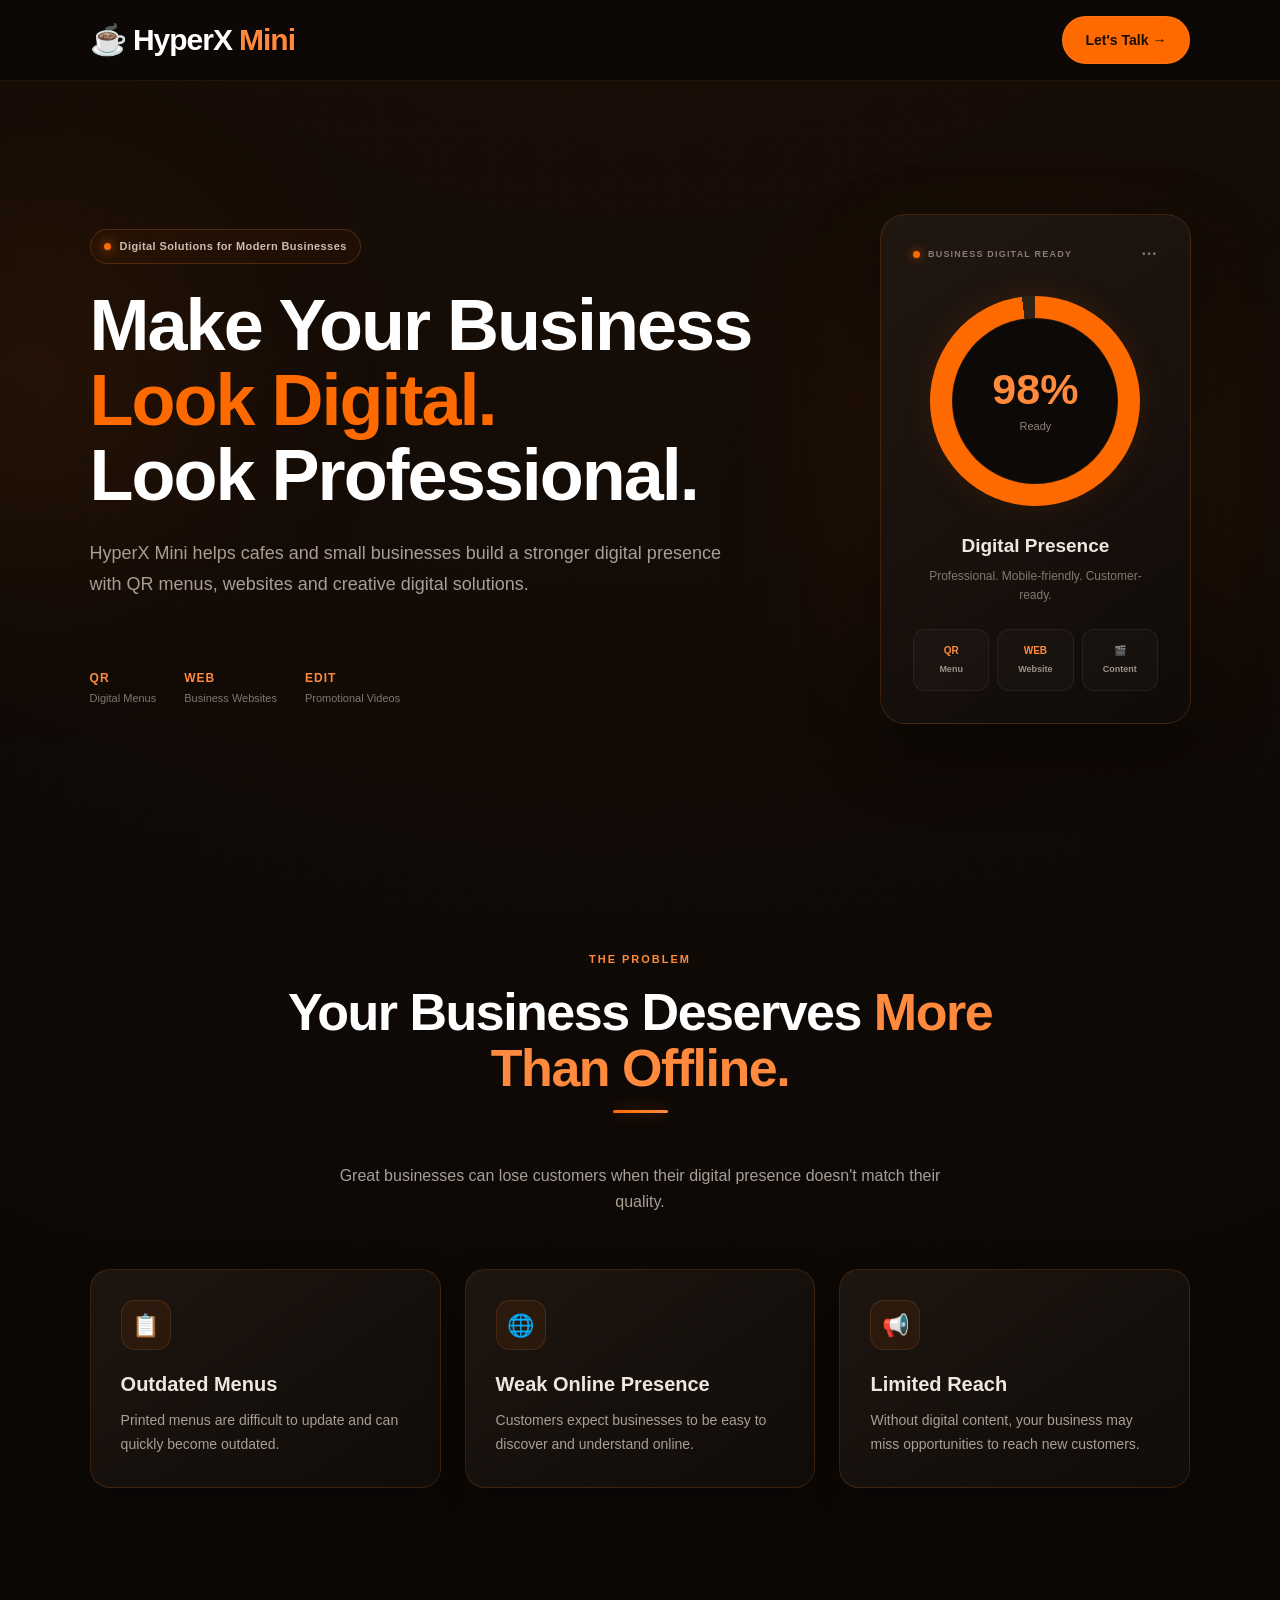
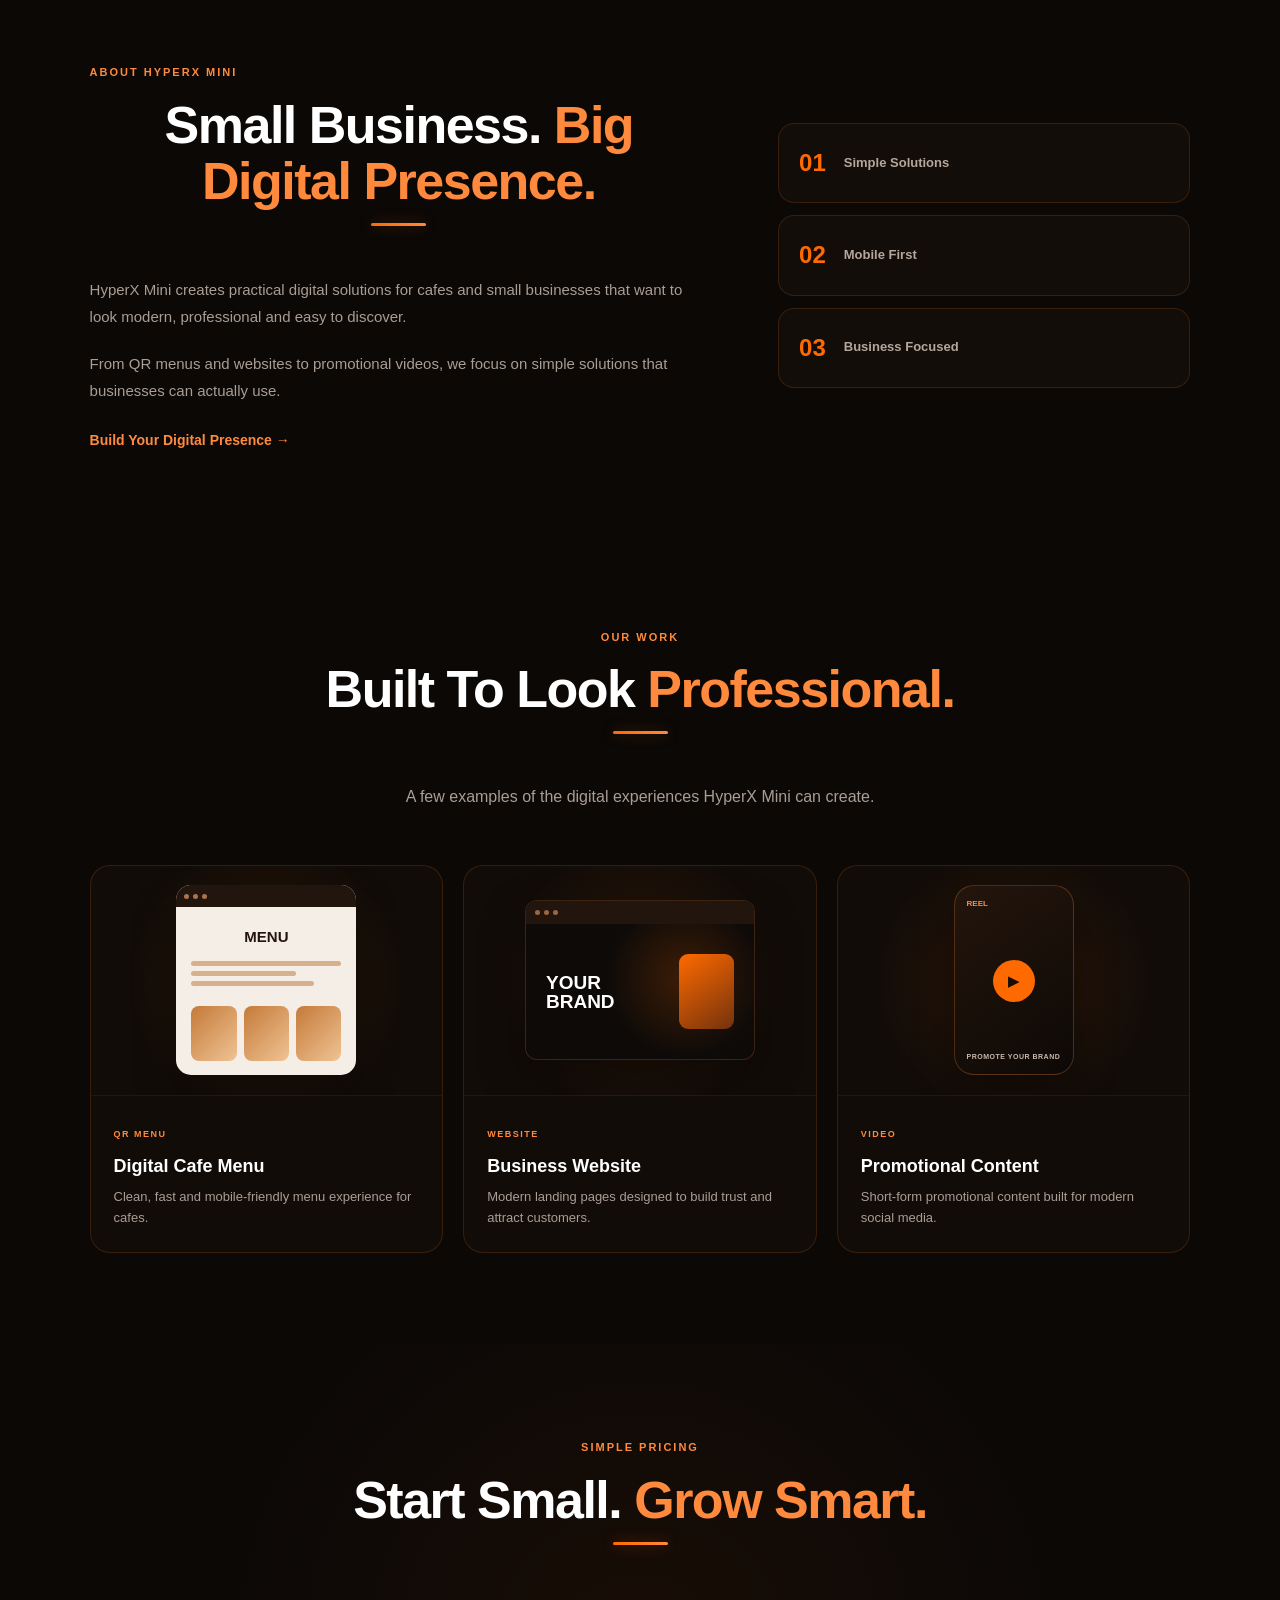
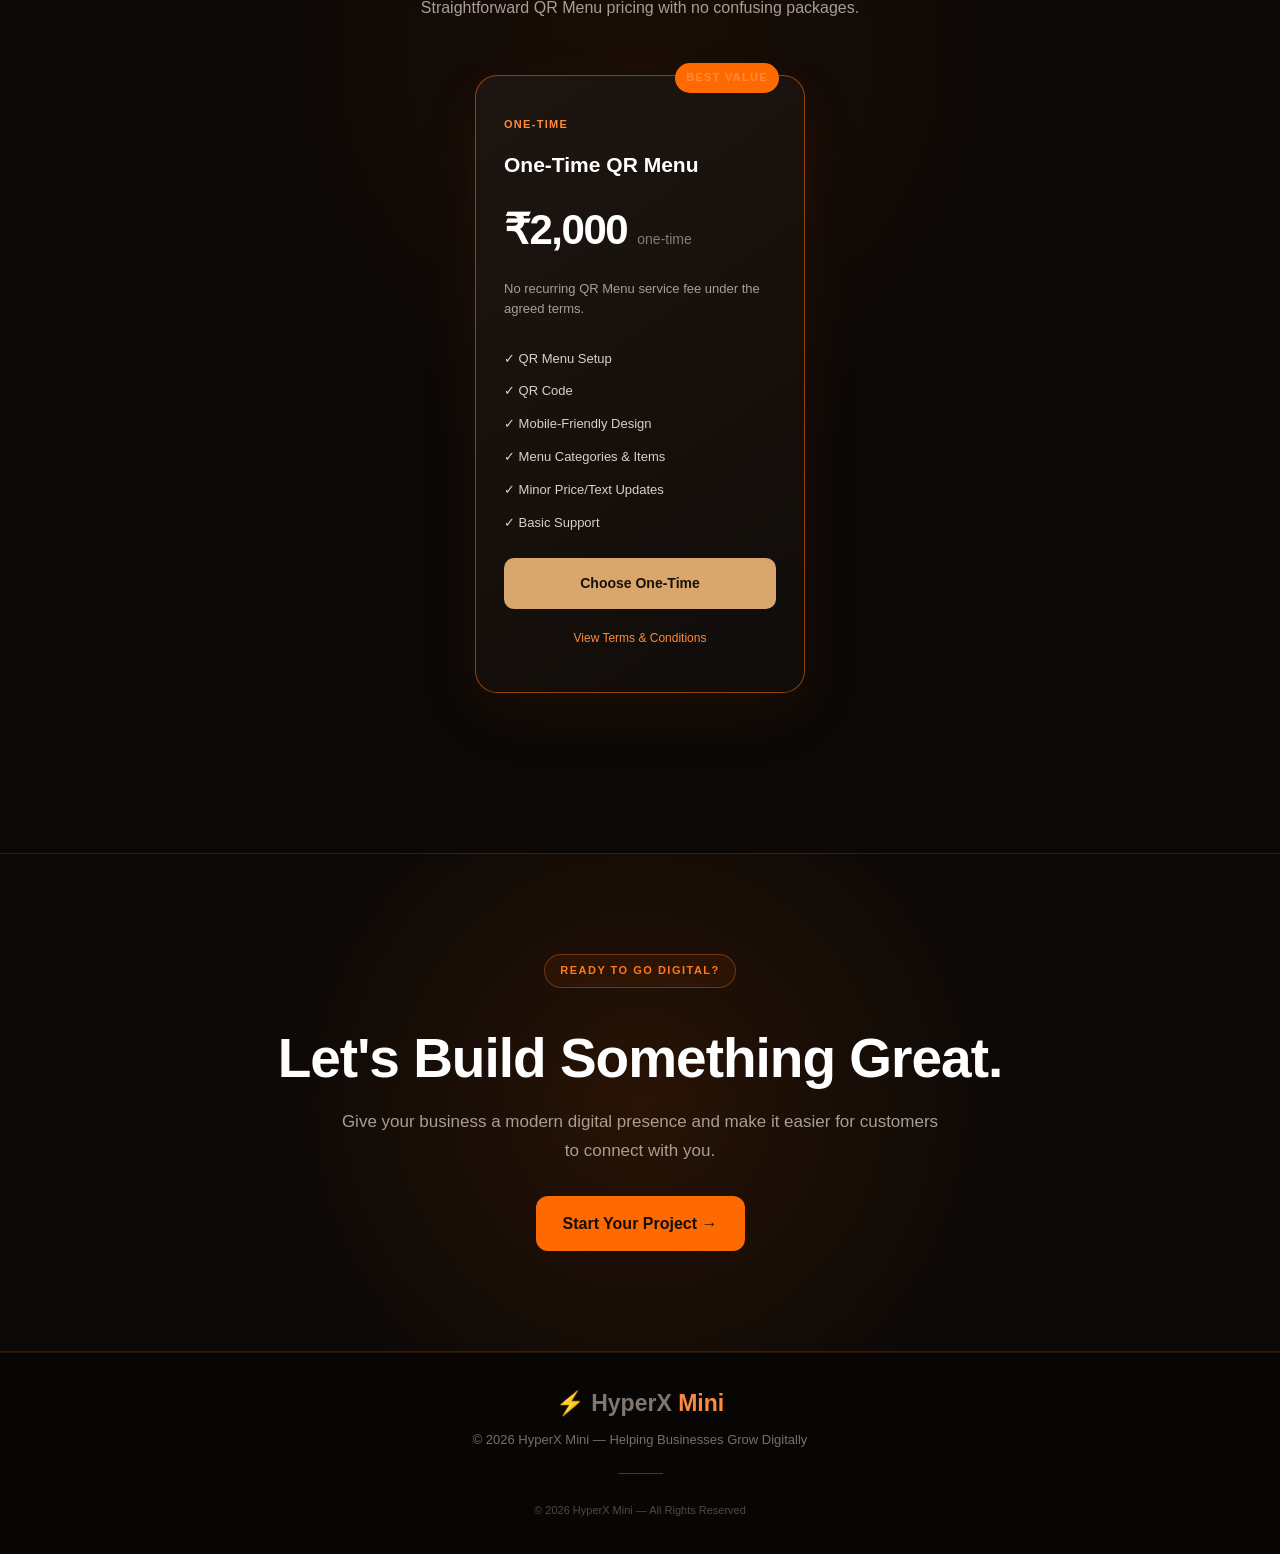
<file: index.html>
<!DOCTYPE html>
<html lang="en">

<head>
    <meta charset="UTF-8">
    <meta name="viewport" content="width=device-width, initial-scale=1.0">

    <title>HyperX Mini | Digital Solutions for Modern Businesses</title>

    <meta name="description"
        content="HyperX Mini provides QR menus, business websites, video editing and digital solutions for cafes and small businesses.">

    <meta name="keywords"
        content="HyperX Mini, QR Menu, Business Website, Cafe Website, Video Editing, Digital Solutions">

    <link rel="icon" href="favicon.png">
    <link rel="stylesheet" href="style.css">
</head>

<body>

    <!-- =========================
         NAVBAR
    ========================== -->
<header>
    <nav class="navbar">

        <div class="logo">
            ☕ HyperX <span>Mini</span>
        </div>

      
        <a href="project.html" class="nav-cta">
            Let's Talk →
        </a>

    </nav>
</header>

        <!-- =========================
             HERO
        ========================== -->

        <section id="home" class="hero">

            <div class="hero-content">

                <div class="hero-badge">
                    <span></span>
                    Digital Solutions for Modern Businesses
                </div>

                <h1>
                    Make Your Business
                    <span>Look Digital.</span>
                    <br>
                    Look Professional.
                </h1>

                <p class="hero-description">
                    HyperX Mini helps cafes and small businesses
                    build a stronger digital presence with QR menus,
                    websites and creative digital solutions.
                </p>

                <div class="hero-buttons">

               
                
                </div>

                <div class="hero-trust">

                    <div>
                        <strong>QR</strong>
                        <span>Digital Menus</span>
                    </div>

                    <div>
                        <strong>WEB</strong>
                        <span>Business Websites</span>
                    </div>

                    <div>
                        <strong>EDIT</strong>
                        <span>Promotional Videos</span>
                    </div>

                </div>

            </div>


            <!-- HERO VISUAL -->

            <div class="hero-visual">

                <div class="hero-glow"></div>

                <div class="hero-card">

                    <div class="hero-card-top">

                        <span class="status-dot"></span>

                        <span>BUSINESS DIGITAL READY</span>

                        <span class="hero-card-dots">•••</span>

                    </div>


                    <div class="hero-score">

                        <div class="score-ring">

                            <div class="score-inner">
                                <strong>98%</strong>
                                <span>Ready</span>
                            </div>

                        </div>

                    </div>


                    <div class="hero-card-info">

                        <h3>Digital Presence</h3>

                        <p>
                            Professional. Mobile-friendly.
                            Customer-ready.
                        </p>

                    </div>


                    <div class="hero-mini-cards">

                        <div>
                            <span>QR</span>
                            <strong>Menu</strong>
                        </div>

                        <div>
                            <span>WEB</span>
                            <strong>Website</strong>
                        </div>

                        <div>
                            <span>🎬</span>
                            <strong>Content</strong>
                        </div>

                    </div>

                </div>

            </div>

        </section>


        <!-- =========================
             PROBLEM
        ========================== -->

        <section class="problem-section">

            <div class="section-heading">

                <span class="section-tag">THE PROBLEM</span>

                <h2>
                    Your Business Deserves
                    <span>More Than Offline.</span>
                </h2>

                <p>
                    Great businesses can lose customers when their
                    digital presence doesn't match their quality.
                </p>

            </div>


            <div class="cards problem-cards">

                <article class="card">

                    <div class="card-icon">📋</div>

                    <h3>Outdated Menus</h3>

                    <p>
                        Printed menus are difficult to update and
                        can quickly become outdated.
                    </p>

                </article>


                <article class="card">

                    <div class="card-icon">🌐</div>

                    <h3>Weak Online Presence</h3>

                    <p>
                        Customers expect businesses to be easy to
                        discover and understand online.
                    </p>

                </article>


                <article class="card">

                    <div class="card-icon">📢</div>

                    <h3>Limited Reach</h3>

                    <p>
                        Without digital content, your business may
                        miss opportunities to reach new customers.
                    </p>

                </article>

            </div>

        </section>


        <!-- =========================
             ABOUT
        ========================== -->

        <section class="about-section">

            <div class="about-content">

                <span class="section-tag">ABOUT HYPERX MINI</span>

                <h2>
                    Small Business.
                    <span>Big Digital Presence.</span>
                </h2>

                <p>
                    HyperX Mini creates practical digital solutions
                    for cafes and small businesses that want to look
                    modern, professional and easy to discover.
                </p>

                <p>
                    From QR menus and websites to promotional videos,
                    we focus on simple solutions that businesses can
                    actually use.
                </p>

                <a href="#" class="text-link">
                    Build Your Digital Presence →
                </a>

            </div>


            <div class="about-stats">

                <div class="stat-box">
                    <strong>01</strong>
                    <span>Simple Solutions</span>
                </div>

                <div class="stat-box">
                    <strong>02</strong>
                    <span>Mobile First</span>
                </div>

                <div class="stat-box">
                    <strong>03</strong>
                    <span>Business Focused</span>
                </div>

            </div>

        </section>


        <!-- =========================
             OUR WORK
        ========================== -->

        <section id="work" class="work-section">

            <div class="section-heading">

                <span class="section-tag">OUR WORK</span>

                <h2>
                    Built To Look
                    <span>Professional.</span>
                </h2>

                <p>
                    A few examples of the digital experiences
                    HyperX Mini can create.
                </p>

            </div>


            <div class="work-grid">

                <article class="work-card">

                    <div class="work-preview qr-preview">

                        <div class="preview-window">

                            <div class="preview-header">
                                <span></span>
                                <span></span>
                                <span></span>
                            </div>

                            <div class="preview-content">

                                <div class="preview-logo">
                                    MENU
                                </div>

                                <div class="preview-lines">
                                    <span></span>
                                    <span></span>
                                    <span></span>
                                </div>

                                <div class="preview-items">
                                    <i></i>
                                    <i></i>
                                    <i></i>
                                </div>

                            </div>

                        </div>

                    </div>

                    <div class="work-info">

                        <span>QR MENU</span>

                        <h3>Digital Cafe Menu</h3>

                        <p>
                            Clean, fast and mobile-friendly menu
                            experience for cafes.
                        </p>

                    </div>

                </article>


                <article class="work-card">

                    <div class="work-preview website-preview">

                        <div class="preview-browser">

                            <div class="browser-top">
                                <span></span>
                                <span></span>
                                <span></span>
                            </div>

                            <div class="website-preview-content">

                                <strong>YOUR<br>BRAND</strong>

                                <div></div>

                            </div>

                        </div>

                    </div>

                    <div class="work-info">

                        <span>WEBSITE</span>

                        <h3>Business Website</h3>

                        <p>
                            Modern landing pages designed to
                            build trust and attract customers.
                        </p>

                    </div>

                </article>


                <article class="work-card">

                    <div class="work-preview video-preview">

                        <div class="video-phone">

                            <div class="video-top">
                                <span>REEL</span>
                            </div>

                            <div class="video-center">
                                ▶
                            </div>

                            <div class="video-bottom">
                                PROMOTE YOUR BRAND
                            </div>

                        </div>

                    </div>

                    <div class="work-info">

                        <span>VIDEO</span>

                        <h3>Promotional Content</h3>

                        <p>
                            Short-form promotional content built
                            for modern social media.
                        </p>

                    </div>

                </article>

            </div>

        </section>


        <!-- =========================
             PRICING
        ========================== -->

        <section id="pricing" class="pricing-section">

            <div class="section-heading">

                <span class="section-tag">SIMPLE PRICING</span>

                <h2>
                    Start Small.
                    <span>Grow Smart.</span>
                </h2>

                <p>
                    Straightforward QR Menu pricing with no confusing
                    packages.
                </p>

            </div>


            <div class="pricing-cards">

                <!-- ONE TIME -->

                <article class="pricing-card popular">

                    <span class="popular-badge">
                        BEST VALUE
                    </span>

                    <span class="pricing-label">
                        ONE-TIME
                    </span>

                    <h3>One-Time QR Menu</h3>

                    <div class="price">
                        ₹2,000
                        <span>one-time</span>
                    </div>

                    <p class="price-description">
                        No recurring QR Menu service fee under
                        the agreed terms.
                    </p>

                    <ul>
                        <li>✓ QR Menu Setup</li>
                        <li>✓ QR Code</li>
                        <li>✓ Mobile-Friendly Design</li>
                        <li>✓ Menu Categories & Items</li>
                        <li>✓ Minor Price/Text Updates</li>
                        <li>✓ Basic Support</li>
                    </ul>

                    <a href="#contact"
                        class="price-button"
                        data-plan="QR Menu - ₹2,000 One-Time">
                        Choose One-Time
                    </a>

                    <button type="button"
                        class="terms-button"
                        id="openTerms">
                        View Terms & Conditions
                    </button>

                </article>

            </div>

        </section>


        <!-- =========================
             FINAL CTA
        ========================== -->
<section class="ready-section">

    <div class="ready-content">

        <span class="ready-badge">
            READY TO GO DIGITAL?
        </span>

        <h2>Let's Build Something Great.</h2>

        <p>
            Give your business a modern digital presence
            and make it easier for customers to connect with you.
        </p>

        <a href="project.html" class="project-btn">
            Start Your Project →
        </a>

    </div>

</section>


    <!-- =========================
         TERMS MODAL
    ========================== -->

    <div class="terms-modal" id="termsModal">

        <div class="terms-box">

            <button
                type="button"
                class="close-terms"
                id="closeTerms"
                aria-label="Close">
                ×
            </button>


            <span class="section-tag">
                QR MENU
            </span>

            <h2>
                Terms & Conditions
            </h2>


            <p>
                <strong>₹2,000 One-Time QR Menu</strong>
            </p>


            <ul>

                <li>
                    One-time payment for the QR Menu service.
                </li>

                <li>
                    No recurring QR Menu service fee under
                    the agreed service terms.
                </li>

                <li>
                    Minor menu updates such as price or text
                    changes are included.
                </li>

                <li>
                    Major redesigns, new features or custom
                    development may have additional charges.
                </li>

                <li>
                    Domain or other third-party paid services,
                    if required, are charged separately.
                </li>

                <li>
                    The client must provide accurate menu details,
                    prices and images.
                </li>

                <li>
                    "One-Time" refers to the QR Menu service fee
                    and does not mean unlimited custom development.
                </li>

            </ul>


            <button
                type="button"
                class="close-bottom"
                id="closeTermsBottom">
                Close
            </button>

        </div>

    </div>


    <!-- =========================
         FOOTER
    ========================== -->

    <footer>

        <div class="footer-logo">
            ⚡ HyperX <span>Mini</span>
        </div>

        <p>
            Helping businesses build a stronger digital presence.
        </p>

        <div class="footer-line"></div>

        <small>
            © 2026 HyperX Mini — All Rights Reserved
        </small>

    </footer>


    <!-- ONLY ONE JS FILE -->

    <script src="script.js"></script>

</body>

</html>
</file>
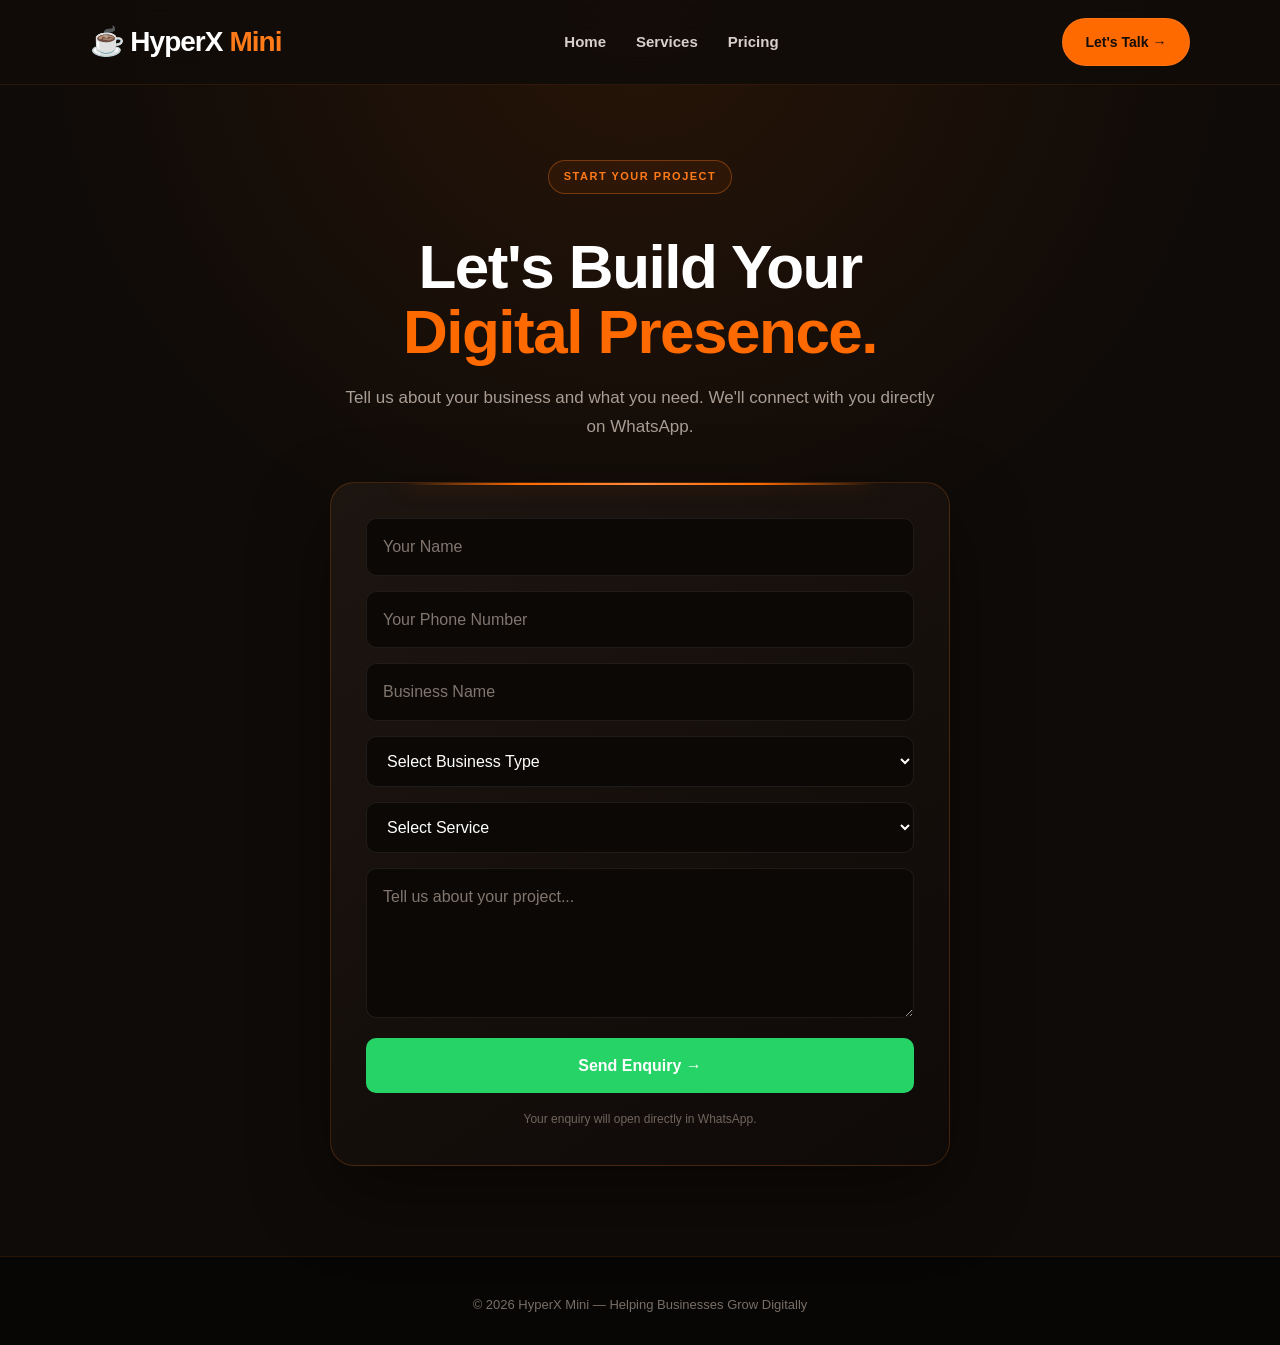
<file: project.html>
<!DOCTYPE html>
<html lang="en">

<head>

    <meta charset="UTF-8">

    <meta name="viewport" content="width=device-width, initial-scale=1.0">

    <title>Start Your Project | HyperX Mini</title>

    <meta name="description"
        content="Start your digital project with HyperX Mini.">

    <link rel="icon" href="favicon.png">

    <link rel="stylesheet" href="style.css">

</head>


<body class="project-page">


    <!-- =========================
         NAVBAR
    ========================== -->

    <header>

        <nav class="navbar">

            <div class="logo">
                ☕ HyperX <span>Mini</span>
            </div>

            <ul class="nav-links">

                <li>
                    <a href="index.html">Home</a>
                </li>

                <li>
                    <a href="index.html#services">Services</a>
                </li>

                <li>
                    <a href="index.html#pricing">Pricing</a>
                </li>

            </ul>

            <a href="project.html" class="nav-cta">
                Let's Talk →
            </a>

        </nav>

    </header>



    <!-- =========================
         PROJECT SECTION
    ========================== -->

    <main class="project-main">


        <div class="project-intro">

            <span class="ready-badge">
                START YOUR PROJECT
            </span>

            <h1>
                Let's Build Your
                <span>Digital Presence.</span>
            </h1>

            <p>
                Tell us about your business and what you need.
                We'll connect with you directly on WhatsApp.
            </p>

        </div>



        <!-- =========================
             PROJECT FORM
        ========================== -->

        <form
            id="projectForm"
            class="project-form"
        >


            <!-- NAME -->

            <input
                type="text"
                id="projectName"
                placeholder="Your Name"
                autocomplete="name"
                required
            >


            <!-- PHONE -->

            <input
                type="tel"
                id="projectPhone"
                placeholder="Your Phone Number"
                autocomplete="tel"
                required
            >


            <!-- BUSINESS -->

            <input
                type="text"
                id="projectBusiness"
                placeholder="Business Name"
                required
            >


            <!-- BUSINESS TYPE -->

            <select
                id="projectType"
                required
            >

                <option value="" disabled selected>
                    Select Business Type
                </option>

                <option value="Cafe / Restaurant">
                    ☕ Cafe / Restaurant
                </option>

                <option value="Salon / Parlour">
                    ✂️ Salon / Parlour
                </option>

                <option value="Gym / Fitness">
                    🏋️ Gym / Fitness
                </option>

                <option value="Other Business">
                    🏢 Other Business
                </option>

            </select>


            <!-- SERVICE -->

            <select
                id="projectService"
                required
            >

                <option value="" disabled selected>
                    Select Service
                </option>

                <option value="QR Digital Menu">
                    🍽 QR Digital Menu
                </option>

                <option value="Business Website">
                    🌐 Business Website
                </option>

                <option value="Video Editing">
                    🎬 Video Editing
                </option>

                <option value="Social Media Promotion">
                    📱 Social Media Promotion
                </option>

                <option value="Multiple Services">
                    🚀 Multiple Services
                </option>

            </select>


            <!-- PROJECT DETAILS -->

            <textarea
                id="projectDetails"
                placeholder="Tell us about your project..."
                required
            ></textarea>


            <!-- WHATSAPP BUTTON -->

            <button
                type="submit"
            >
                Send Enquiry →
            </button>


            <p class="form-note">
                Your enquiry will open directly in WhatsApp.
            </p>


        </form>

    </main>



    <!-- =========================
         FOOTER
    ========================== -->

    <footer>

        <p>
            © 2026 HyperX Mini — Helping Businesses Grow Digitally
        </p>

    </footer>



    <!-- =========================
         JAVASCRIPT
    ========================== -->

    <script>

        const projectForm =
            document.getElementById("projectForm");


        projectForm.addEventListener(
            "submit",
            function(event) {

                event.preventDefault();


                /* =========================
                   GET FORM DATA
                ========================== */

                const name =
                    document
                        .getElementById("projectName")
                        .value
                        .trim();


                const phone =
                    document
                        .getElementById("projectPhone")
                        .value
                        .trim();


                const business =
                    document
                        .getElementById("projectBusiness")
                        .value
                        .trim();


                const businessType =
                    document
                        .getElementById("projectType")
                        .value;


                const service =
                    document
                        .getElementById("projectService")
                        .value;


                const details =
                    document
                        .getElementById("projectDetails")
                        .value
                        .trim();



                /* =========================
                   WHATSAPP MESSAGE
                ========================== */

                const message =

                    "Hello HyperX Mini! 👋\n\n" +

                    "*NEW PROJECT ENQUIRY*\n\n" +

                    "Name: " +
                    name +
                    "\n" +

                    "Phone: " +
                    phone +
                    "\n" +

                    "Business: " +
                    business +
                    "\n" +

                    "Business Type: " +
                    businessType +
                    "\n" +

                    "Service Required: " +
                    service +
                    "\n\n" +

                    "*Project Details:*\n" +

                    details;



                /* =========================
                   WHATSAPP URL
                ========================== */

                const whatsappURL =

                    "https://wa.me/918726601795?text=" +

                    encodeURIComponent(message);



                /* =========================
                   OPEN WHATSAPP
                ========================== */

                window.open(
                    whatsappURL,
                    "_blank"
                );



                /* =========================
                   THANK YOU PAGE
                ========================== */

                setTimeout(function() {

                    window.location.href =
                        "thank-you.html";

                }, 1000);


            }
        );

    </script>


</body>

</html>
</file>
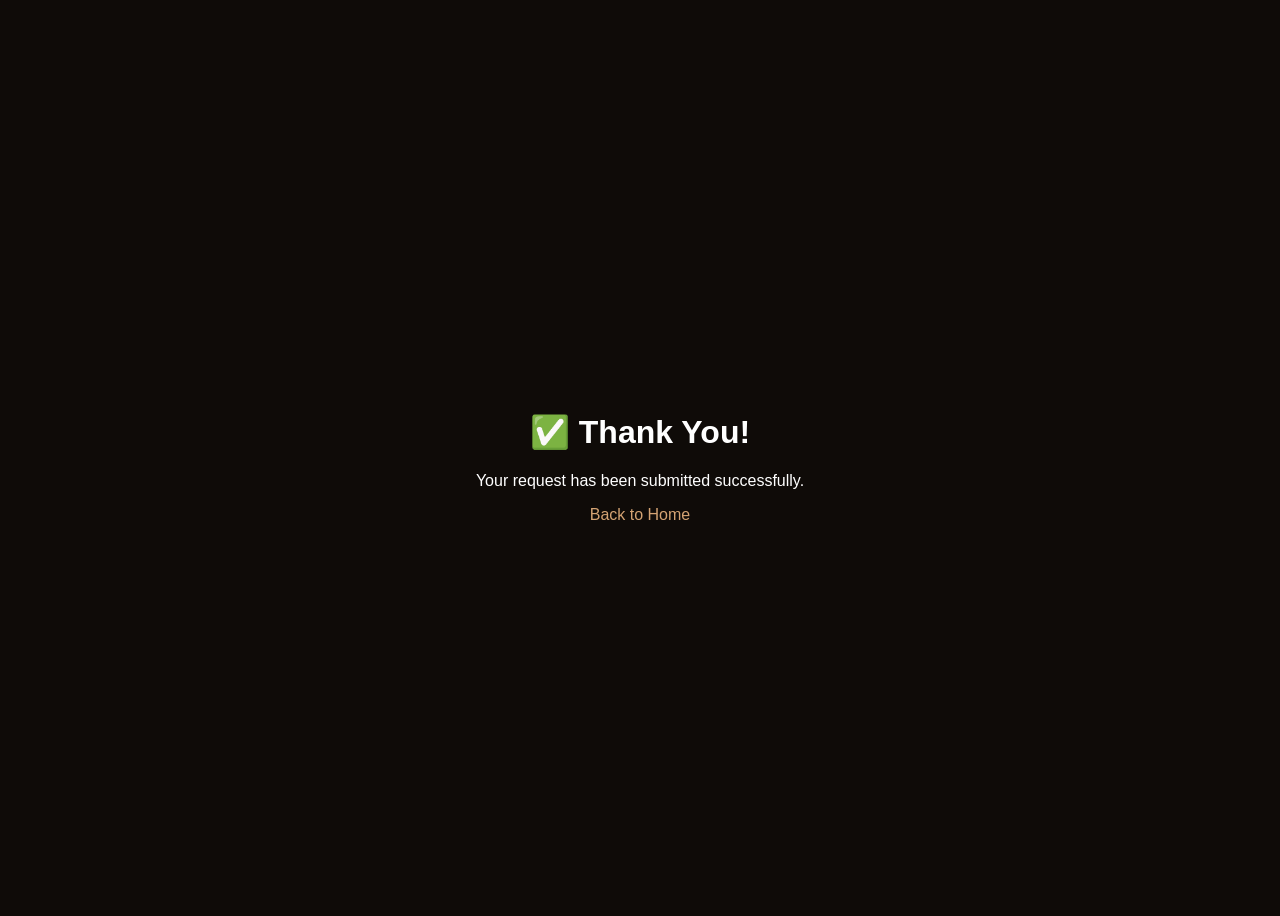
<file: success.html>
<!DOCTYPE html>
<html lang="en">
<head>
<meta charset="UTF-8">
<title>Thank You</title>
<style>
body{
font-family:Arial,sans-serif;
background:#0f0b08;
color:white;
display:flex;
justify-content:center;
align-items:center;
height:100vh;
text-align:center;
}
a{
color:#d4a373;
text-decoration:none;
}
</style>
</head>
<body>
<div>
<h1>✅ Thank You!</h1>
<p>Your request has been submitted successfully.</p>
<a href="index.html">Back to Home</a>
</div>
</body>
</html>
</file>
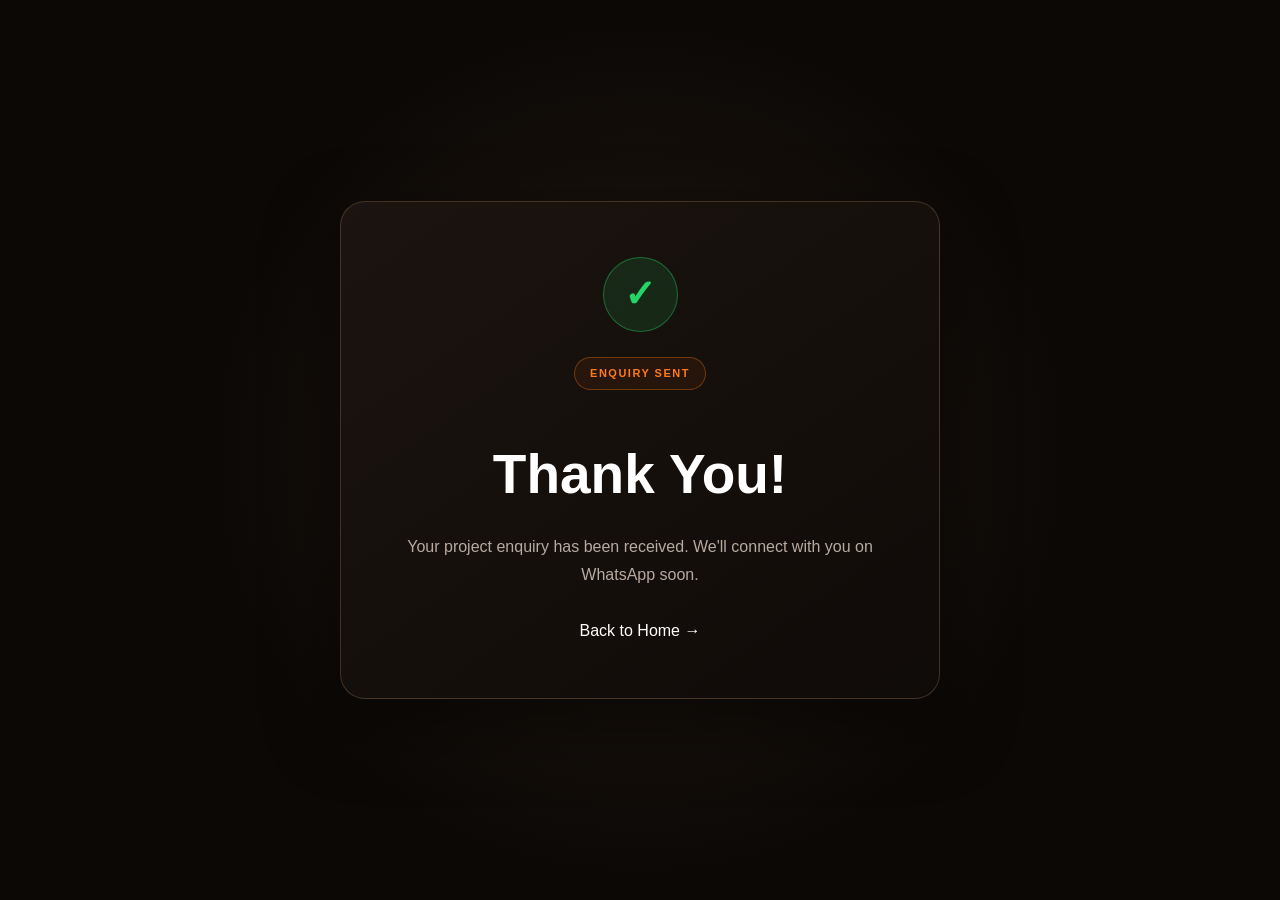
<file: thank-you.html>
<!DOCTYPE html>
<html lang="en">

<head>

    <meta charset="UTF-8">

    <meta name="viewport"
        content="width=device-width, initial-scale=1.0">

    <title>Thank You | HyperX Mini</title>

    <link rel="icon" href="favicon.png">

    <link rel="stylesheet" href="style.css">

</head>

<body class="thank-page">


    <main class="thank-container">

        <div class="thank-card">

            <div class="thank-icon">
                ✓
            </div>

            <span class="ready-badge">
                ENQUIRY SENT
            </span>

            <h1>
                Thank You!
            </h1>

            <p>
                Your project enquiry has been received.
                We'll connect with you on WhatsApp soon.
            </p>

            <a
                href="index.html"
                class="start-project-btn">
                Back to Home →
            </a>

        </div>

    </main>


</body>

</html>
</file>
<file: style.css>
/* =========================================================
   HYPERX MINI — PREMIUM DARK / ORANGE
   COMPLETE CSS
========================================================= */


/* =========================================================
   RESET
========================================================= */

* {
    margin: 0;
    padding: 0;
    box-sizing: border-box;
}

html {
    scroll-behavior: smooth;
    scroll-padding-top: 90px;
}

body {
    font-family: "Segoe UI", Arial, sans-serif;
    background: #0b0806;
    color: #f7f1eb;
    overflow-x: hidden;
    line-height: 1.6;
}

a {
    color: inherit;
    text-decoration: none;
}

button,
input,
textarea {
    font: inherit;
}

button {
    cursor: pointer;
}

::selection {
    background: #ff6a00;
    color: #0b0806;
}


/* =========================================================
   VARIABLES
========================================================= */

:root {
    --bg: #0b0806;
    --bg-2: #100b08;
    --surface: #17100c;
    --surface-2: #1d140e;

    --orange: #ff6a00;
    --orange-light: #ff8a3d;
    --orange-soft: #d99a61;

    --white: #fffaf5;
    --text: #eee5dc;
    --muted: #a99c92;

    --border: rgba(255, 138, 61, 0.16);

    --shadow:
        0 25px 70px rgba(0, 0, 0, 0.45);

    --radius: 22px;
}


/* =========================================================
   HEADER / NAVBAR
========================================================= */

.site-header {
    position: sticky;
    top: 0;
    z-index: 1000;

    background: rgba(11, 8, 6, 0.82);
    backdrop-filter: blur(18px);
    -webkit-backdrop-filter: blur(18px);

    border-bottom: 1px solid rgba(255, 138, 61, 0.08);
}

.navbar {
    width: min(1180px, calc(100% - 40px));
    min-height: 76px;
    margin: auto;

    display: flex;
    align-items: center;
    justify-content: space-between;
    gap: 30px;
}

.logo {
    display: flex;
    align-items: center;
    gap: 7px;

    font-size: 25px;
    font-weight: 800;
    letter-spacing: -0.5px;

    white-space: nowrap;
}

.logo span:last-child {
    color: var(--orange-light);
}

.logo-icon {
    font-size: 22px;
}

.nav-links {
    display: flex;
    align-items: center;
    gap: 30px;
    list-style: none;
}

.nav-links a {
    color: #c9beb5;
    font-size: 14px;
    font-weight: 600;

    transition: color 0.25s ease;
}

.nav-links a:hover {
    color: var(--orange-light);
}

.nav-cta {
    padding: 10px 19px;

    border: 1px solid rgba(255, 138, 61, 0.35);
    border-radius: 999px;

    color: var(--orange-light);

    font-size: 14px;
    font-weight: 700;

    transition: 0.25s ease;
}

.nav-cta:hover {
    background: var(--orange);
    border-color: var(--orange);
    color: #160c05;

    transform: translateY(-2px);
}


/* =========================================================
   COMMON SECTION
========================================================= */

section {
    width: min(1180px, calc(100% - 40px));
    margin: auto;
    padding: 105px 0;
}

.section-heading {
    max-width: 720px;
    margin: 0 auto 55px;
    text-align: center;
}

.section-tag {
    display: inline-block;

    margin-bottom: 15px;

    color: var(--orange-light);

    font-size: 11px;
    font-weight: 800;
    letter-spacing: 2px;
}

.section-heading h2,
.about-content h2,
.final-cta h2 {
    font-size: clamp(34px, 5vw, 52px);
    line-height: 1.08;
    letter-spacing: -1.5px;
}

.section-heading h2 span,
.about-content h2 span,
.final-cta h2 span {
    color: var(--orange-light);
}

.section-heading p {
    max-width: 620px;
    margin: 20px auto 0;

    color: var(--muted);

    font-size: 16px;
}


/* =========================================================
   BUTTONS
========================================================= */

.btn {
    display: inline-flex;
    align-items: center;
    justify-content: center;

    min-height: 50px;
    padding: 0 23px;

    border-radius: 12px;

    font-weight: 750;
    font-size: 14px;

    transition:
        transform 0.25s ease,
        box-shadow 0.25s ease,
        background 0.25s ease;
}

.primary-btn {
    background: var(--orange);
    color: #160c05;

    box-shadow:
        0 12px 35px rgba(255, 106, 0, 0.16);
}

.primary-btn:hover {
    transform: translateY(-3px);

    box-shadow:
        0 17px 40px rgba(255, 106, 0, 0.25);
}

.secondary-btn {
    border: 1px solid rgba(255, 255, 255, 0.12);
    color: var(--text);
    background: rgba(255, 255, 255, 0.025);
}

.secondary-btn:hover {
    border-color: rgba(255, 138, 61, 0.35);
    color: var(--orange-light);

    transform: translateY(-3px);
}


/* =========================================================
   HERO
========================================================= */

.hero {
    min-height: calc(100vh - 76px);

    display: grid;
    grid-template-columns: 1.08fr 0.92fr;
    align-items: center;
    gap: 70px;

    padding-top: 70px;
    padding-bottom: 80px;

    position: relative;
}

.hero::before {
    content: "";

    position: absolute;

    width: 500px;
    height: 500px;

    top: 30px;
    left: -250px;

    background: rgba(255, 106, 0, 0.07);

    filter: blur(100px);

    pointer-events: none;
}

.hero-content {
    position: relative;
    z-index: 2;
}

.hero-badge {
    display: inline-flex;
    align-items: center;
    gap: 9px;

    padding: 8px 13px;

    margin-bottom: 24px;

    border: 1px solid rgba(255, 138, 61, 0.2);
    border-radius: 999px;

    background: rgba(255, 106, 0, 0.045);

    color: #cbbdb2;

    font-size: 11px;
    font-weight: 700;
    letter-spacing: 0.4px;
}

.hero-badge span {
    width: 7px;
    height: 7px;

    border-radius: 50%;

    background: var(--orange);

    box-shadow: 0 0 12px var(--orange);
}

.hero h1 {
    max-width: 760px;

    font-size: clamp(45px, 6vw, 72px);
    line-height: 0.99;

    letter-spacing: -3px;
}

.hero h1 span {
    color: var(--orange-light);
}

.hero-description {
    max-width: 650px;

    margin: 26px 0;

    color: var(--muted);

    font-size: 17px;
    line-height: 1.75;
}

.hero-buttons {
    display: flex;
    flex-wrap: wrap;
    gap: 13px;

    margin-top: 28px;
}

.hero-trust {
    display: flex;
    gap: 28px;

    margin-top: 42px;
}

.hero-trust div {
    display: flex;
    flex-direction: column;
    gap: 2px;
}

.hero-trust strong {
    color: var(--orange-light);
    font-size: 12px;
    letter-spacing: 1px;
}

.hero-trust span {
    color: #81766e;
    font-size: 11px;
}


/* =========================================================
   HERO VISUAL
========================================================= */

.hero-visual {
    position: relative;

    min-height: 500px;

    display: flex;
    align-items: center;
    justify-content: center;
}

.hero-glow {
    position: absolute;

    width: 320px;
    height: 320px;

    background: rgba(255, 106, 0, 0.11);

    filter: blur(80px);
}

.hero-card {
    position: relative;
    z-index: 2;

    width: min(390px, 100%);

    padding: 24px;

    background:
        linear-gradient(
            145deg,
            rgba(31, 21, 15, 0.98),
            rgba(15, 10, 7, 0.98)
        );

    border: 1px solid rgba(255, 138, 61, 0.2);
    border-radius: 28px;

    box-shadow:
        0 35px 90px rgba(0, 0, 0, 0.55),
        0 0 50px rgba(255, 106, 0, 0.06);

    animation: heroFloat 5s ease-in-out infinite;
}

@keyframes heroFloat {
    0%, 100% {
        transform: translateY(0);
    }

    50% {
        transform: translateY(-10px);
    }
}

.hero-card-top {
    display: flex;
    align-items: center;
    gap: 8px;

    padding-bottom: 20px;

    color: #887c73;

    font-size: 9px;
    font-weight: 800;
    letter-spacing: 1.2px;
}

.status-dot {
    width: 7px;
    height: 7px;

    border-radius: 50%;

    background: #ff6a00;

    box-shadow: 0 0 10px rgba(255, 106, 0, 0.7);
}

.hero-card-dots {
    margin-left: auto;
    letter-spacing: 2px;
}

.hero-score {
    display: flex;
    justify-content: center;
    padding: 15px 0 25px;
}

.score-ring {
    width: 210px;
    height: 210px;

    display: flex;
    align-items: center;
    justify-content: center;

    border-radius: 50%;

    background:
        conic-gradient(
            var(--orange) 0 98%,
            #302219 98% 100%
        );

    box-shadow:
        0 0 35px rgba(255, 106, 0, 0.1);
}

.score-inner {
    width: 166px;
    height: 166px;

    display: flex;
    flex-direction: column;
    align-items: center;
    justify-content: center;

    border-radius: 50%;

    background: #0c0907;

    border: 1px solid rgba(255, 138, 61, 0.1);
}

.score-inner strong {
    color: var(--orange-light);

    font-size: 43px;
    line-height: 1;
}

.score-inner span {
    margin-top: 7px;

    color: #8e8178;

    font-size: 11px;
}

.hero-card-info {
    text-align: center;
}

.hero-card-info h3 {
    font-size: 19px;
}

.hero-card-info p {
    margin-top: 5px;

    color: #82776f;

    font-size: 12px;
}

.hero-mini-cards {
    display: grid;
    grid-template-columns: repeat(3, 1fr);
    gap: 8px;

    margin-top: 24px;
}

.hero-mini-cards div {
    padding: 13px 7px;

    text-align: center;

    background: rgba(255, 255, 255, 0.025);

    border: 1px solid rgba(255, 255, 255, 0.06);
    border-radius: 12px;
}

.hero-mini-cards span {
    display: block;

    color: var(--orange-light);

    font-size: 10px;
    font-weight: 800;
}

.hero-mini-cards strong {
    display: block;

    margin-top: 3px;

    color: #9e9188;

    font-size: 9px;
}


/* =========================================================
   PROBLEM
========================================================= */

.problem-section {
    position: relative;
}

.problem-cards {
    display: grid;
    grid-template-columns: repeat(3, 1fr);
    gap: 20px;
}


/* =========================================================
   CARDS
========================================================= */

.card {
    position: relative;

    padding: 30px;

    background:
        linear-gradient(
            145deg,
            #1a120d,
            #100b08
        );

    border: 1px solid var(--border);
    border-radius: var(--radius);

    overflow: hidden;

    transition:
        transform 0.3s ease,
        border-color 0.3s ease,
        box-shadow 0.3s ease;
}

.card::before {
    content: "";

    position: absolute;

    top: 0;
    left: 0;

    width: 100%;
    height: 2px;

    background:
        linear-gradient(
            90deg,
            transparent,
            var(--orange),
            transparent
        );

    opacity: 0;

    transition: opacity 0.3s ease;
}

.card:hover {
    transform: translateY(-7px);

    border-color: rgba(255, 138, 61, 0.35);

    box-shadow:
        0 22px 50px rgba(0, 0, 0, 0.35);
}

.card:hover::before {
    opacity: 1;
}

.card-icon {
    width: 50px;
    height: 50px;

    display: flex;
    align-items: center;
    justify-content: center;

    margin-bottom: 22px;

    background: rgba(255, 106, 0, 0.08);

    border: 1px solid rgba(255, 138, 61, 0.14);
    border-radius: 14px;

    font-size: 22px;
}

.card h3 {
    font-size: 20px;
    line-height: 1.25;
}

.card p {
    margin-top: 12px;

    color: var(--muted);

    font-size: 14px;
    line-height: 1.75;
}


/* =========================================================
   ABOUT
========================================================= */

.about-section {
    display: grid;
    grid-template-columns: 1.2fr 0.8fr;
    align-items: center;
    gap: 70px;

    padding-top: 80px;
    padding-bottom: 80px;
}

.about-section::before {
    content: "";

    position: absolute;

    width: 100%;
    height: 1px;
}

.about-content p {
    max-width: 650px;

    margin-top: 20px;

    color: var(--muted);

    font-size: 15px;
    line-height: 1.8;
}

.text-link {
    display: inline-block;

    margin-top: 25px;

    color: var(--orange-light);

    font-size: 14px;
    font-weight: 700;
}

.text-link:hover {
    text-decoration: underline;
}

.about-stats {
    display: grid;
    gap: 12px;
}

.stat-box {
    padding: 20px;

    display: flex;
    align-items: center;
    gap: 18px;

    background: #130d09;

    border: 1px solid var(--border);
    border-radius: 16px;
}

.stat-box strong {
    color: var(--orange);

    font-size: 24px;
}

.stat-box span {
    color: #b5a79d;

    font-size: 13px;
    font-weight: 650;
}


/* =========================================================
   SERVICES
========================================================= */

.service-grid {
    display: grid;
    grid-template-columns: repeat(3, 1fr);
    gap: 20px;
}

.service-card {
    min-height: 430px;

    display: flex;
    flex-direction: column;
}

.service-number {
    position: absolute;

    top: 25px;
    right: 25px;

    color: rgba(255, 138, 61, 0.2);

    font-size: 12px;
    font-weight: 800;
}

.service-card ul {
    list-style: none;

    margin-top: 20px;
}

.service-card li {
    margin: 9px 0;

    color: #b9aaa0;

    font-size: 13px;
}

.service-card a {
    display: inline-flex;

    margin-top: auto;
    padding-top: 22px;

    color: var(--orange-light);

    font-size: 14px;
    font-weight: 750;
}

.service-card a:hover {
    color: #ffb17b;
}

.featured-service {
    border-color: rgba(255, 138, 61, 0.32);

    background:
        linear-gradient(
            145deg,
            #21150e,
            #100b08
        );
}

.service-featured {
    display: inline-block;

    width: max-content;

    margin-bottom: 16px;
    padding: 5px 9px;

    border-radius: 999px;

    background: rgba(255, 106, 0, 0.1);

    color: var(--orange-light);

    font-size: 9px;
    font-weight: 800;
    letter-spacing: 1px;
}


/* =========================================================
   OUR WORK
========================================================= */

.work-section {
    background: transparent;
}

.work-grid {
    display: grid;
    grid-template-columns: repeat(3, 1fr);
    gap: 20px;
}

.work-card {
    overflow: hidden;

    background: #120c08;

    border: 1px solid var(--border);
    border-radius: 20px;

    transition: 0.3s ease;
}

.work-card:hover {
    transform: translateY(-7px);

    border-color: rgba(255, 138, 61, 0.3);

    box-shadow:
        0 20px 50px rgba(0, 0, 0, 0.35);
}

.work-preview {
    height: 230px;

    display: flex;
    align-items: center;
    justify-content: center;

    overflow: hidden;

    background:
        radial-gradient(
            circle at center,
            rgba(255, 106, 0, 0.13),
            transparent 65%
        );

    border-bottom: 1px solid rgba(255, 255, 255, 0.05);
}


/* QR PREVIEW */

.preview-window {
    width: 180px;
    height: 190px;

    overflow: hidden;

    background: #f5eee7;

    border-radius: 15px;

    box-shadow:
        0 18px 40px rgba(0, 0, 0, 0.35);
}

.preview-header {
    height: 22px;

    display: flex;
    align-items: center;
    gap: 4px;

    padding-left: 8px;

    background: #21150e;
}

.preview-header span {
    width: 5px;
    height: 5px;

    border-radius: 50%;

    background: #a8754d;
}

.preview-content {
    padding: 18px 15px;
}

.preview-logo {
    text-align: center;

    color: #24150c;

    font-size: 15px;
    font-weight: 900;
}

.preview-lines {
    margin-top: 12px;
}

.preview-lines span {
    display: block;

    height: 5px;

    margin: 5px 0;

    border-radius: 5px;

    background: #d7b08d;
}

.preview-lines span:nth-child(2) {
    width: 70%;
}

.preview-lines span:nth-child(3) {
    width: 82%;
}

.preview-items {
    display: grid;
    grid-template-columns: repeat(3, 1fr);
    gap: 7px;

    margin-top: 20px;
}

.preview-items i {
    height: 55px;

    display: block;

    border-radius: 8px;

    background:
        linear-gradient(
            135deg,
            #c47a39,
            #f0c394
        );
}


/* WEBSITE PREVIEW */

.preview-browser {
    width: 230px;
    height: 160px;

    overflow: hidden;

    background: #0d0a08;

    border: 1px solid rgba(255, 138, 61, 0.2);
    border-radius: 12px;

    box-shadow:
        0 18px 45px rgba(0, 0, 0, 0.4);
}

.browser-top {
    height: 23px;

    display: flex;
    align-items: center;
    gap: 4px;

    padding-left: 9px;

    background: #21150e;
}

.browser-top span {
    width: 5px;
    height: 5px;

    border-radius: 50%;

    background: #9a6741;
}

.website-preview-content {
    height: calc(100% - 23px);

    display: flex;
    align-items: center;
    justify-content: space-between;

    padding: 20px;

    background:
        radial-gradient(
            circle at 70% 40%,
            rgba(255, 106, 0, 0.2),
            transparent 45%
        );
}

.website-preview-content strong {
    color: #fff;

    font-size: 19px;
    line-height: 1;
}

.website-preview-content div {
    width: 55px;
    height: 75px;

    border-radius: 9px;

    background: linear-gradient(
        145deg,
        #ff6a00,
        #73320d
    );
}


/* VIDEO PREVIEW */

.video-phone {
    width: 120px;
    height: 190px;

    display: flex;
    flex-direction: column;
    justify-content: space-between;

    padding: 12px;

    background:
        linear-gradient(
            145deg,
            #24150c,
            #0d0906
        );

    border: 1px solid rgba(255, 138, 61, 0.25);
    border-radius: 20px;

    box-shadow:
        0 18px 40px rgba(0, 0, 0, 0.45);
}

.video-top {
    color: #ff8a3d;

    font-size: 8px;
    font-weight: 800;
}

.video-center {
    width: 42px;
    height: 42px;

    display: flex;
    align-items: center;
    justify-content: center;

    margin: auto;

    border-radius: 50%;

    background: #ff6a00;
    color: #180c05;

    font-size: 15px;
}

.video-bottom {
    color: #c9b8ac;

    font-size: 7px;
    font-weight: 800;
    letter-spacing: 0.5px;
}

.work-info {
    padding: 23px;
}

.work-info > span {
    color: var(--orange-light);

    font-size: 9px;
    font-weight: 800;
    letter-spacing: 1.5px;
}

.work-info h3 {
    margin-top: 7px;

    font-size: 18px;
}

.work-info p {
    margin-top: 7px;

    color: var(--muted);

    font-size: 13px;
    line-height: 1.6;
}


/* =========================================================
   PRICING
========================================================= */

.pricing-section {
    position: relative;
}

.pricing-cards {
    display: flex;
    justify-content: center;
    align-items: stretch;
    gap: 22px;
}

.pricing-card {
    position: relative;

    width: 350px;

    padding: 34px 30px;

    background:
        linear-gradient(
            145deg,
            #1a120d,
            #0f0a07
        );

    border: 1px solid var(--border);
    border-radius: 22px;

    transition: 0.3s ease;
}

.pricing-card:hover {
    transform: translateY(-8px);

    border-color: rgba(255, 138, 61, 0.35);

    box-shadow:
        0 25px 60px rgba(0, 0, 0, 0.4);
}

.pricing-card.popular {
    border-color: rgba(255, 106, 0, 0.55);

    box-shadow:
        0 20px 65px rgba(255, 106, 0, 0.07);
}

.popular-badge {
    position: absolute;

    top: -13px;
    right: 25px;

    padding: 6px 11px;

    border-radius: 999px;

    background: var(--orange);

    color: #180c05;

    font-size: 9px;
    font-weight: 900;
    letter-spacing: 0.8px;
}

.pricing-label {
    display: inline-block;

    color: var(--orange-light);

    font-size: 10px;
    font-weight: 800;
    letter-spacing: 1.5px;
}

.pricing-card h3 {
    margin-top: 12px;

    font-size: 21px;
}

.price {
    margin: 18px 0 7px;

    color: var(--white);

    font-size: 42px;
    font-weight: 850;
    letter-spacing: -1.5px;
}

.price span {
    color: #8f8278;

    font-size: 13px;
    font-weight: 500;
    letter-spacing: 0;
}

.price-description {
    min-height: 45px;

    color: var(--muted);

    font-size: 13px;
}

.pricing-card ul {
    list-style: none;

    margin: 23px 0;
}

.pricing-card li {
    margin: 10px 0;

    color: #c5b8ae;

    font-size: 13px;
}

.price-button {
    display: flex;
    align-items: center;
    justify-content: center;

    min-height: 48px;

    border-radius: 10px;

    background: var(--orange);

    color: #170b05;

    font-size: 14px;
    font-weight: 800;

    transition: 0.25s ease;
}

.price-button:hover {
    background: #ff8230;

    transform: translateY(-2px);

    box-shadow:
        0 12px 30px rgba(255, 106, 0, 0.18);
}

.terms-button {
    width: 100%;

    margin-top: 10px;
    padding: 9px;

    border: none;
    background: transparent;

    color: #a99586;

    font-size: 12px;

    transition: color 0.2s ease;
}

.terms-button:hover {
    color: var(--orange-light);
}


/* =========================================================
   WHY US
========================================================= */

.why-us {
    width: 100%;
    max-width: none;

    padding-left: max(20px, calc((100% - 1180px) / 2));
    padding-right: max(20px, calc((100% - 1180px) / 2));

    background: #100b08;
    border-top: 1px solid rgba(255, 138, 61, 0.05);
    border-bottom: 1px solid rgba(255, 138, 61, 0.05);
}

.why-grid {
    display: grid;
    grid-template-columns: repeat(3, 1fr);
    gap: 20px;
}

.why-icon {
    font-size: 25px;
    margin-bottom: 20px;
}


/* =========================================================
   FINAL CTA
========================================================= */

.final-cta {
    position: relative;

    width: min(1100px, calc(100% - 40px));

    margin: 90px auto;

    padding: 90px 30px;

    text-align: center;

    overflow: hidden;

    background:
        linear-gradient(
            145deg,
            #20130b,
            #110b07
        );

    border: 1px solid rgba(255, 138, 61, 0.22);
    border-radius: 30px;

    box-shadow:
        0 25px 70px rgba(0, 0, 0, 0.35);
}

.cta-glow {
    position: absolute;

    width: 300px;
    height: 300px;

    top: -180px;
    left: 50%;

    transform: translateX(-50%);

    background: rgba(255, 106, 0, 0.15);

    filter: blur(80px);
}

.cta-content {
    position: relative;
    z-index: 2;
}

.final-cta p {
    max-width: 600px;

    margin: 20px auto 30px;

    color: var(--muted);
}


/* =========================================================
   CONTACT
========================================================= */

.contact-section {
    padding-top: 80px;
}

.contact-form {
    width: min(650px, 100%);

    margin: auto;
    padding: 30px;

    background:
        linear-gradient(
            145deg,
            #19110c,
            #0f0a07
        );

    border: 1px solid var(--border);
    border-radius: 22px;

    box-shadow:
        var(--shadow);

    display: flex;
    flex-direction: column;
    gap: 14px;
}

.form-row {
    display: grid;
    grid-template-columns: 1fr 1fr;
    gap: 14px;
}

.contact-form input,
.contact-form textarea {
    width: 100%;

    padding: 15px 16px;

    border: 1px solid rgba(255, 138, 61, 0.13);
    border-radius: 11px;

    outline: none;

    background: #0c0806;
    color: #fff;

    font-size: 15px;

    transition:
        border-color 0.25s ease,
        box-shadow 0.25s ease;
}

.contact-form input::placeholder,
.contact-form textarea::placeholder {
    color: #6f655e;
}

.contact-form input:focus,
.contact-form textarea:focus {
    border-color: rgba(255, 106, 0, 0.55);

    box-shadow:
        0 0 0 3px rgba(255, 106, 0, 0.07);
}

.contact-form textarea {
    min-height: 145px;

    resize: vertical;
}

.contact-form button {
    min-height: 52px;

    border: none;
    border-radius: 11px;

    background: #25d366;
    color: white;

    font-size: 15px;
    font-weight: 800;

    transition: 0.25s ease;
}

.contact-form button:hover {
    transform: translateY(-2px);

    box-shadow:
        0 12px 30px rgba(37, 211, 102, 0.18);
}


/* =========================================================
   TERMS MODAL
========================================================= */

.terms-modal {
    position: fixed;
    inset: 0;
    z-index: 9999;

    display: flex;
    align-items: center;
    justify-content: center;

    padding: 20px;

    background: rgba(0, 0, 0, 0.78);

    backdrop-filter: blur(10px);
    -webkit-backdrop-filter: blur(10px);

    opacity: 0;
    visibility: hidden;
    pointer-events: none;

    transition:
        opacity 0.3s ease,
        visibility 0.3s ease;
}

.terms-modal.active {
    opacity: 1;
    visibility: visible;
    pointer-events: auto;
}

.terms-box {
    position: relative;

    width: min(570px, 100%);
    max-height: 85vh;

    overflow-y: auto;

    padding: 35px;

    background:
        linear-gradient(
            145deg,
            #1b120c,
            #0e0907
        );

    border: 1px solid rgba(255, 106, 0, 0.3);
    border-radius: 22px;

    box-shadow:
        0 30px 90px rgba(0, 0, 0, 0.7);

    transform: translateY(25px) scale(0.97);

    transition:
        transform 0.3s ease;
}

.terms-modal.active .terms-box {
    transform: translateY(0) scale(1);
}

.terms-box h2 {
    margin-bottom: 20px;

    font-size: 28px;
}

.terms-box p,
.terms-box li {
    color: #b9aaa0;

    font-size: 14px;
    line-height: 1.7;
}

.terms-box strong {
    color: var(--orange-light);
}

.terms-box ul {
    margin: 15px 0 20px;
    padding-left: 20px;
}

.terms-box li {
    margin: 10px 0;
}

.terms-box li::marker {
    color: var(--orange);
}

.close-terms {
    position: absolute;

    top: 15px;
    right: 15px;

    width: 38px;
    height: 38px;

    display: flex;
    align-items: center;
    justify-content: center;

    border: 1px solid rgba(255, 255, 255, 0.08);
    border-radius: 50%;

    background: rgba(255, 255, 255, 0.05);

    color: white;

    font-size: 25px;

    transition: 0.25s ease;
}

.close-terms:hover {
    background: var(--orange);
    color: #170b05;

    transform: rotate(90deg);
}

.close-bottom {
    width: 100%;

    padding: 12px;

    border: 1px solid rgba(255, 138, 61, 0.25);
    border-radius: 10px;

    background: transparent;

    color: var(--orange-light);

    font-weight: 700;

    transition: 0.25s ease;
}

.close-bottom:hover {
    background: rgba(255, 106, 0, 0.08);
}


/* =========================================================
   FOOTER
========================================================= */

footer {
    padding: 45px 20px;

    text-align: center;

    background: #070504;

    border-top: 1px solid rgba(255, 138, 61, 0.08);
}

.footer-logo {
    font-size: 23px;
    font-weight: 800;
}

.footer-logo span {
    color: var(--orange-light);
}

footer p {
    margin-top: 8px;

    color: #786e67;

    font-size: 13px;
}

.footer-line {
    width: 45px;
    height: 1px;

    margin: 22px auto;

    background: var(--orange);

    opacity: 0.4;
}

footer small {
    color: #4f4945;

    font-size: 11px;
}


/* =========================================================
   TABLET
========================================================= */

@media (max-width: 950px) {

    .navbar {
        width: min(100% - 30px, 800px);
    }

    .nav-links {
        gap: 17px;
    }

    .nav-links a {
        font-size: 12px;
    }

    .hero {
        grid-template-columns: 1fr;
        text-align: center;
        gap: 45px;
    }

    .hero-content {
        display: flex;
        flex-direction: column;
        align-items: center;
    }

    .hero-description {
        margin-left: auto;
        margin-right: auto;
    }

    .hero-buttons {
        justify-content: center;
    }

    .hero-trust {
        justify-content: center;
    }

    .hero-visual {
        min-height: 430px;
    }

    .about-section {
        grid-template-columns: 1fr;
        gap: 40px;
    }

    .service-grid,
    .work-grid,
    .problem-cards,
    .why-grid {
        grid-template-columns: 1fr;
    }

    .service-card {
        min-height: auto;
    }

}


/* =========================================================
   MOBILE
========================================================= */

@media (max-width: 700px) {

    html {
        scroll-padding-top: 70px;
    }

    .site-header {
        position: relative;
    }

    .navbar {
        width: calc(100% - 24px);

        min-height: auto;

        padding: 15px 0;

        flex-wrap: wrap;
        justify-content: center;

        gap: 12px;
    }

    .logo {
        width: 100%;
        justify-content: center;

        font-size: 24px;
    }

    .nav-links {
        width: 100%;

        justify-content: center;
        flex-wrap: wrap;

        gap: 9px 17px;
    }

    .nav-links a {
        font-size: 12px;
    }

    .nav-cta {
        display: none;
    }


    section {
        width: calc(100% - 28px);

        padding: 70px 0;
    }


    .hero {
        min-height: auto;

        padding-top: 55px;
        padding-bottom: 60px;

        gap: 30px;
    }

    .hero h1 {
        font-size: clamp(40px, 12vw, 54px);

        letter-spacing: -2px;
    }

    .hero-description {
        font-size: 15px;
    }

    .hero-buttons {
        width: 100%;

        flex-direction: column;

        gap: 10px;
    }

    .hero-buttons .btn {
        width: 100%;
    }

    .hero-trust {
        width: 100%;

        gap: 12px;

        justify-content: space-between;
    }

    .hero-trust div {
        flex: 1;
    }

    .hero-trust span {
        font-size: 9px;
    }

    .hero-visual {
        min-height: 360px;
    }

    .hero-card {
        width: min(340px, 100%);

        padding: 20px;

        border-radius: 22px;
    }

    .score-ring {
        width: 175px;
        height: 175px;
    }

    .score-inner {
        width: 139px;
        height: 139px;
    }

    .score-inner strong {
        font-size: 35px;
    }


    .section-heading {
        margin-bottom: 38px;
    }

    .section-heading h2,
    .about-content h2,
    .final-cta h2 {
        font-size: 33px;

        letter-spacing: -1px;
    }

    .section-heading p {
        font-size: 14px;
    }


    .card {
        padding: 24px;

        border-radius: 18px;
    }


    .about-section {
        padding-top: 65px;
        padding-bottom: 65px;
    }

    .about-content p {
        font-size: 14px;
    }


    .work-preview {
        height: 215px;
    }


    .pricing-cards {
        flex-direction: column;
        align-items: center;
    }

    .pricing-card {
        width: 100%;
        max-width: 390px;
    }


    .final-cta {
        width: calc(100% - 28px);

        margin: 45px auto;

        padding: 65px 20px;

        border-radius: 22px;
    }


    .contact-form {
        padding: 21px;

        border-radius: 18px;
    }

    .form-row {
        grid-template-columns: 1fr;
        gap: 14px;
    }


    .terms-box {
        padding: 28px 20px;

        max-height: 88vh;
    }

    .terms-box h2 {
        font-size: 23px;
    }

}


/* =========================================================
   SMALL PHONES
========================================================= */

@media (max-width: 380px) {

    .nav-links {
        gap: 8px 12px;
    }

    .nav-links a {
        font-size: 11px;
    }

    section {
        width: calc(100% - 22px);
    }

    .hero h1 {
        font-size: 38px;
    }

    .hero-trust {
        gap: 6px;
    }

    .hero-trust span {
        font-size: 8px;
    }

    .hero-card {
        padding: 16px;
    }

    .hero-mini-cards strong {
        font-size: 8px;
    }

    .section-heading h2,
    .about-content h2,
    .final-cta h2 {
        font-size: 29px;
    }

}


/* =========================================================
   REDUCED MOTION
========================================================= */

@media (prefers-reduced-motion: reduce) {

    html {
        scroll-behavior: auto;
    }

    *,
    *::before,
    *::after {
        animation-duration: 0.01ms !important;
        animation-iteration-count: 1 !important;
        transition-duration: 0.01ms !important;
    }

}
/* =========================================
   THANK YOU PAGE
========================================= */

.thank-page {
    min-height: 100vh;

    display: flex;
    align-items: center;
    justify-content: center;

    background:
        radial-gradient(
            circle at center,
            rgba(214,160,100,0.12),
            transparent 55%
        ),
        #0b0806;
}

.thank-container {
    width: 100%;
    max-width: 650px;

    padding: 25px;
}

.thank-card {
    padding: 55px 35px;

    text-align: center;

    background:
        linear-gradient(
            145deg,
            #1b1410,
            #0f0b08
        );

    border: 1px solid rgba(214,160,100,0.25);
    border-radius: 25px;

    box-shadow:
        0 25px 70px rgba(0,0,0,0.5);
}

.thank-icon {
    width: 75px;
    height: 75px;

    margin: 0 auto 25px;

    display: flex;
    align-items: center;
    justify-content: center;

    border-radius: 50%;

    background: rgba(37,211,102,0.12);
    border: 1px solid rgba(37,211,102,0.4);

    color: #25d366;

    font-size: 38px;
    font-weight: 800;
}

.thank-card h1 {
    margin: 20px 0 15px;

    color: #ffffff;

    font-size: clamp(38px, 7vw, 55px);
}

.thank-card p {
    max-width: 500px;

    margin: 0 auto 30px;

    color: #b9aaa0;

    line-height: 1.7;
}

@media (max-width: 600px) {

    .thank-container {
        padding: 16px;
    }

    .thank-card {
        padding: 45px 22px;
        border-radius: 20px;
    }

}
/* =========================================
   FINAL CTA — READY TO GO DIGITAL
========================================= */

.ready-section {
    width: 100%;
    max-width: none;
    margin: 70px 0 0;
    padding: 100px 20px;

    text-align: center;

    background:
        radial-gradient(
            circle at center,
            rgba(214, 160, 100, 0.13),
            transparent 55%
        ),
        #0b0806;

    border-top: 1px solid rgba(214, 160, 100, 0.15);
    border-bottom: 1px solid rgba(214, 160, 100, 0.15);
}


/* CONTENT */

.ready-content {
    max-width: 720px;
    margin: auto;
}


/* BADGE */

.ready-badge {
    display: inline-block;

    padding: 7px 16px;
    margin-bottom: 20px;

    border: 1px solid rgba(214, 160, 100, 0.35);
    border-radius: 30px;

    color: #d6a064;

    font-size: 12px;
    font-weight: 700;

    letter-spacing: 1.5px;

    background: rgba(214, 160, 100, 0.04);
}


/* HEADING */

.ready-section h2 {
    margin: 0 0 20px;

    color: #ffffff;

    font-size: clamp(34px, 5vw, 55px);
    line-height: 1.1;
    letter-spacing: -1px;
}


/* Remove global heading underline */

.ready-section h2::after {
    display: none;
}


/* DESCRIPTION */

.ready-section p {
    max-width: 600px;

    margin: 0 auto 35px;

    color: #b9aaa0;

    font-size: 17px;
    line-height: 1.7;
}


/* =========================================
   START PROJECT BUTTON
========================================= */

.project-btn {

    display: inline-flex;

    align-items: center;
    justify-content: center;

    min-width: 190px;

    padding: 15px 28px;

    background: #d6a064;
    color: #120d09;

    border-radius: 12px;

    text-decoration: none;

    font-size: 16px;
    font-weight: 800;

    transition:
        transform 0.3s ease,
        box-shadow 0.3s ease,
        filter 0.3s ease;
}


/* Hover */

.project-btn:hover {

    transform: translateY(-4px);

    filter: brightness(1.08);

    box-shadow:
        0 15px 35px rgba(214, 160, 100, 0.25);
}


/* Click */

.project-btn:active {

    transform: translateY(-1px) scale(0.98);

}


/* =========================================
   MOBILE
========================================= */

@media (max-width: 600px) {

    .ready-section {

        padding: 75px 18px;
        margin-top: 50px;

    }

    .ready-section h2 {

        font-size: 34px;

    }

    .ready-section p {

        font-size: 15px;
        line-height: 1.65;

    }

    .project-btn {

        width: 100%;
        max-width: 330px;

        padding: 15px 20px;

    }

}


/* =========================================
   SMALL PHONE
========================================= */

@media (max-width: 380px) {

    .ready-section h2 {

        font-size: 30px;

    }

    .ready-badge {

        font-size: 10px;

    }

}
/* =========================================
   HYPERX MINI — PROJECT PAGE
   PREMIUM DARK / ORANGE
========================================= */

.project-page {
    min-height: 100vh;
    background:
        radial-gradient(
            circle at 50% 0%,
            rgba(255, 106, 0, 0.10),
            transparent 40%
        ),
        #0f0b08;
}


/* =========================================
   NAVBAR
========================================= */

.project-page .navbar {
    width: 100%;
    padding: 18px 7%;

    background: rgba(18, 13, 9, 0.92);

    border-bottom:
        1px solid rgba(255, 106, 0, 0.12);

    backdrop-filter: blur(14px);
}


/* Logo */

.project-page .logo {
    font-size: 28px;
    font-weight: 800;
    color: #ffffff;
}

.project-page .logo span {
    color: #ff7a18;
}


/* Navigation */

.project-page .nav-links {
    display: flex;
    align-items: center;
    gap: 30px;

    list-style: none;
}

.project-page .nav-links a {
    color: #d8d0ca;
    text-decoration: none;

    font-size: 15px;
    font-weight: 600;

    transition: 0.25s ease;
}

.project-page .nav-links a:hover {
    color: #ff7a18;
}


/* Navbar CTA */

.nav-cta {
    display: inline-block;

    padding: 11px 20px;

    border-radius: 30px;

    background: #ff7a18;
    color: #140d08 !important;

    text-decoration: none;

    font-weight: 800;
    font-size: 14px;

    transition: 0.3s ease;
}

.nav-cta:hover {
    transform: translateY(-2px);

    background: #ff923d;

    box-shadow:
        0 10px 30px rgba(255, 106, 0, 0.22);
}


/* =========================================
   MAIN
========================================= */

.project-main {

    min-height: calc(100vh - 80px);

    width: 100%;

    padding:
        80px 20px
        100px;

    display: flex;

    flex-direction: column;

    align-items: center;

}


/* =========================================
   INTRO
========================================= */

.project-intro {

    width: min(700px, 100%);

    text-align: center;

    margin-bottom: 45px;

}


.ready-badge {

    display: inline-block;

    padding: 7px 15px;

    border-radius: 30px;

    border:
        1px solid rgba(255, 122, 24, 0.35);

    background:
        rgba(255, 106, 0, 0.07);

    color: #ff7a18;

    font-size: 11px;

    font-weight: 800;

    letter-spacing: 1.5px;

}


.project-intro h1 {

    margin: 22px 0 18px;

    color: #ffffff;

    font-size: clamp(38px, 6vw, 62px);

    line-height: 1.05;

    letter-spacing: -1.5px;

}


.project-intro h1 span {

    display: block;

    color: #ff7a18;

}


.project-intro p {

    max-width: 580px;

    margin: auto;

    color: #a99d94;

    font-size: 17px;

    line-height: 1.7;

}


/* =========================================
   PROJECT FORM
========================================= */

.project-form {

    position: relative;

    width: min(620px, 100%);

    padding: 35px;

    display: flex;

    flex-direction: column;

    gap: 16px;

    background:
        linear-gradient(
            145deg,
            rgba(29, 21, 16, 0.98),
            rgba(14, 10, 8, 0.98)
        );

    border:
        1px solid rgba(255, 122, 24, 0.20);

    border-radius: 24px;

    box-shadow:
        0 30px 80px rgba(0, 0, 0, 0.45);

    overflow: hidden;

}


/* Orange top line */

.project-form::before {

    content: "";

    position: absolute;

    top: 0;
    left: 12%;
    right: 12%;

    height: 2px;

    background:
        linear-gradient(
            90deg,
            transparent,
            #ff6a00,
            #ff9b5c,
            #ff6a00,
            transparent
        );

    box-shadow:
        0 0 20px rgba(255, 106, 0, 0.5);

}


/* =========================================
   INPUTS
========================================= */

.project-form input,
.project-form select,
.project-form textarea {

    width: 100%;

    padding: 16px 17px;

    border-radius: 11px;

    border:
        1px solid rgba(255, 255, 255, 0.08);

    outline: none;

    background: #0c0907;

    color: #ffffff;

    font-family: inherit;

    font-size: 15px;

    transition:
        border-color 0.25s ease,
        box-shadow 0.25s ease,
        background 0.25s ease;

}


/* Placeholder */

.project-form input::placeholder,
.project-form textarea::placeholder {

    color: #81766e;

}


/* Focus */

.project-form input:focus,
.project-form select:focus,
.project-form textarea:focus {

    border-color: #ff7a18;

    background: #100b08;

    box-shadow:
        0 0 0 3px
        rgba(255, 106, 0, 0.08);

}


/* Select */

.project-form select {

    cursor: pointer;

    appearance: auto;

}


.project-form select option {

    background: #17100c;

    color: #ffffff;

}


/* Textarea */

.project-form textarea {

    min-height: 150px;

    resize: vertical;

    line-height: 1.6;

}


/* =========================================
   WHATSAPP BUTTON
========================================= */

.project-form button {

    width: 100%;

    min-height: 54px;

    margin-top: 5px;

    padding: 15px 20px;

    border: none;

    border-radius: 11px;

    background: #25d366;

    color: #ffffff;

    font-family: inherit;

    font-size: 16px;

    font-weight: 800;

    cursor: pointer;

    transition:
        transform 0.25s ease,
        box-shadow 0.25s ease,
        filter 0.25s ease;

}


.project-form button:hover {

    transform: translateY(-3px);

    filter: brightness(1.05);

    box-shadow:
        0 12px 30px
        rgba(37, 211, 102, 0.20);

}


.project-form button:active {

    transform: scale(0.98);

}


/* =========================================
   FORM NOTE
========================================= */

.form-note {

    margin: 2px 0 0;

    text-align: center;

    color: #766b63;

    font-size: 12px;

}


/* =========================================
   FOOTER
========================================= */

.project-page footer {

    margin-top: 0;

    padding: 30px 20px;

    background: #080604;

    border-top:
        1px solid rgba(255, 122, 24, 0.12);

    color: #81766e;

}


/* =========================================
   TABLET
========================================= */

@media (max-width: 900px) {

    .project-page .navbar {

        padding: 18px 5%;

    }

    .project-main {

        padding-top: 65px;

    }

}


/* =========================================
   MOBILE
========================================= */

@media (max-width: 700px) {

    .project-page .navbar {

        flex-direction: column;

        gap: 15px;

        padding: 17px 20px;

    }


    .project-page .nav-links {

        gap: 20px;

        justify-content: center;

        flex-wrap: wrap;

    }


    .nav-cta {

        display: none;

    }


    .project-main {

        padding:
            50px 16px
            70px;

    }


    .project-intro {

        margin-bottom: 30px;

    }


    .project-intro h1 {

        font-size:
            clamp(34px, 10vw, 46px);

        letter-spacing: -1px;

    }


    .project-intro p {

        font-size: 15px;

        line-height: 1.65;

    }


    .project-form {

        width: 100%;

        padding: 23px 18px;

        border-radius: 19px;

        gap: 14px;

    }


    .project-form input,
    .project-form select,
    .project-form textarea {

        padding: 14px;

        font-size: 16px;

    }


    .project-form textarea {

        min-height: 135px;

    }


    .project-form button {

        min-height: 52px;

        font-size: 15px;

    }

}


/* =========================================
   SMALL PHONES
========================================= */

@media (max-width: 380px) {

    .project-main {

        padding-left: 12px;
        padding-right: 12px;

    }


    .project-page .logo {

        font-size: 25px;

    }


    .project-page .nav-links {

        gap: 14px;

    }


    .project-intro h1 {

        font-size: 34px;

    }


    .project-form {

        padding: 20px 15px;

    }

}


/* =========================================
   REDUCED MOTION
========================================= */

@media (prefers-reduced-motion: reduce) {

    .project-form *,
    .nav-cta {

        transition: none;

    }

}
/* =========================================================
   HYPERX MINI
   PREMIUM DARK / ORANGE DESIGN SYSTEM
   ========================================================= */

:root {
    --bg: #0b0806;
    --bg-soft: #100c09;
    --surface: #17100c;
    --surface-2: #1d1510;

    --orange: #ff6a00;
    --orange-light: #ff8a3d;
    --orange-soft: #d9a66b;

    --white: #ffffff;
    --text: #eee7e1;
    --muted: #a99d94;

    --border: rgba(255, 122, 24, 0.16);

    --shadow:
        0 25px 70px rgba(0, 0, 0, 0.45);

    --radius: 20px;

    --transition:
        0.3s cubic-bezier(.2,.8,.2,1);
}


/* =========================================================
   RESET
   ========================================================= */

* {
    margin: 0;
    padding: 0;
    box-sizing: border-box;
}

html {
    scroll-behavior: smooth;
}

body {
    min-height: 100vh;

    background:
        radial-gradient(
            circle at 50% -10%,
            rgba(255, 106, 0, 0.08),
            transparent 35%
        ),
        var(--bg);

    color: var(--white);

    font-family:
        "Segoe UI",
        Arial,
        sans-serif;

    overflow-x: hidden;
}

img {
    max-width: 100%;
    display: block;
}

a,
button {
    -webkit-tap-highlight-color: transparent;
}

::selection {
    background: var(--orange);
    color: #160d07;
}


/* =========================================================
   SCROLLBAR
   ========================================================= */

::-webkit-scrollbar {
    width: 7px;
}

::-webkit-scrollbar-track {
    background: #080604;
}

::-webkit-scrollbar-thumb {
    background: #432717;
    border-radius: 20px;
}

::-webkit-scrollbar-thumb:hover {
    background: var(--orange);
}


/* =========================================================
   NAVBAR
   ========================================================= */

header {
    position: relative;
    z-index: 1000;
}

.navbar {

    position: sticky;
    top: 0;

    width: 100%;

    min-height: 76px;

    padding: 16px 7%;

    display: flex;
    align-items: center;
    justify-content: space-between;

    gap: 30px;

    background:
        rgba(12, 8, 6, 0.82);

    border-bottom:
        1px solid rgba(255, 122, 24, 0.10);

    backdrop-filter: blur(16px);
    -webkit-backdrop-filter: blur(16px);

}


/* Logo */

.logo {

    color: white;

    font-size: 30px;

    font-weight: 900;

    letter-spacing: -1px;

    white-space: nowrap;

}

.logo span {
    color: var(--orange);
}


/* Navigation */

.nav-links {

    display: flex;

    align-items: center;

    gap: 30px;

    list-style: none;

}

.nav-links a {

    position: relative;

    color: #d8d0ca;

    text-decoration: none;

    font-size: 15px;

    font-weight: 600;

    transition: var(--transition);

}

.nav-links a::after {

    content: "";

    position: absolute;

    left: 0;
    bottom: -7px;

    width: 0;
    height: 2px;

    border-radius: 10px;

    background: var(--orange);

    transition: width .3s ease;

}

.nav-links a:hover {
    color: var(--orange-light);
}

.nav-links a:hover::after {
    width: 100%;
}


/* =========================================================
   GLOBAL BUTTON
   ========================================================= */

.btn,
.nav-cta {

    display: inline-flex;

    align-items: center;
    justify-content: center;

    padding: 12px 23px;

    border-radius: 50px;

    background: var(--orange);

    color: #160d07;

    text-decoration: none;

    font-weight: 800;

    transition: var(--transition);

}

.btn:hover,
.nav-cta:hover {

    transform: translateY(-3px);

    background: var(--orange-light);

    box-shadow:
        0 12px 30px
        rgba(255, 106, 0, .20);

}


/* =========================================================
   HERO
   ========================================================= */

.hero {

    position: relative;

    min-height: 86vh;

    padding:
        90px 7%;

    display: flex;

    align-items: center;
    justify-content: space-between;

    gap: 70px;

    overflow: hidden;

}


/* Background glow */

.hero::before {

    content: "";

    position: absolute;

    width: 500px;
    height: 500px;

    left: -220px;
    top: 50px;

    background:
        radial-gradient(
            circle,
            rgba(255,106,0,.13),
            transparent 70%
        );

    pointer-events: none;

    animation:
        glowMove 7s ease-in-out infinite;

}

@keyframes glowMove {

    0%,100% {
        transform: translate(0,0);
    }

    50% {
        transform: translate(80px,30px);
    }

}


.hero-content {

    position: relative;

    z-index: 2;

    max-width: 720px;

    animation:
        heroText .8s ease both;

}

@keyframes heroText {

    from {
        opacity: 0;
        transform: translateY(30px);
    }

    to {
        opacity: 1;
        transform: translateY(0);
    }

}


.hero h1 {

    font-size:
        clamp(44px, 6vw, 72px);

    line-height: 1.04;

    letter-spacing: -2px;

}

.hero h1 span {
    color: var(--orange);
}


.hero-description {

    max-width: 650px;

    margin: 25px 0;

    color: var(--muted);

    font-size: 18px;

    line-height: 1.7;

    font-weight: 500;

}


/* Hero buttons */

.buttons {

    display: flex;

    flex-wrap: wrap;

    gap: 15px;

}


/* =========================================================
   HERO CARD
   ========================================================= */

.hero-card {

    position: relative;

    min-width: 300px;

    padding: 32px;

    text-align: center;

    border-radius: 25px;

    background:
        linear-gradient(
            145deg,
            #211711,
            #100b08
        );

    border:
        1px solid rgba(255,122,24,.18);

    box-shadow: var(--shadow);

    animation:
        floatCard 4s ease-in-out infinite,
        cardAppear 1s .2s ease both;

}

@keyframes floatCard {

    0%,100% {
        transform: translateY(0);
    }

    50% {
        transform: translateY(-10px);
    }

}

@keyframes cardAppear {

    from {
        opacity: 0;
        transform: translateY(40px) scale(.96);
    }

    to {
        opacity: 1;
    }

}


.hero-card h3 {
    color: var(--text);
}


/* =========================================================
   CIRCLE
   ========================================================= */

.circle {

    width: 220px;
    height: 220px;

    margin: 25px auto;

    display: flex;

    align-items: center;
    justify-content: center;

    border-radius: 50%;

    background:
        conic-gradient(
            var(--orange) 0 98%,
            #38281d 98% 100%
        );

    box-shadow:
        0 0 35px
        rgba(255,106,0,.12);

}

.circle span {

    width: 170px;
    height: 170px;

    display: flex;

    align-items: center;
    justify-content: center;

    border-radius: 50%;

    background: var(--bg);

    color: var(--orange);

    font-size: 45px;

    font-weight: 900;

}


/* =========================================================
   SECTIONS
   ========================================================= */

section {

    width: 100%;

    padding:
        90px 7%;

}


section h2 {

    position: relative;

    margin-bottom: 50px;

    text-align: center;

    color: var(--white);

    font-size:
        clamp(30px, 4vw, 44px);

    line-height: 1.15;

    letter-spacing: -1px;

}

section h2::after {

    content: "";

    display: block;

    width: 55px;
    height: 3px;

    margin:
        14px auto 0;

    border-radius: 20px;

    background:
        linear-gradient(
            90deg,
            var(--orange),
            var(--orange-light)
        );

    box-shadow:
        0 0 14px
        rgba(255,106,0,.35);

}


/* =========================================================
   CARDS
   ========================================================= */

.cards {

    display: grid;

    grid-template-columns:
        repeat(3, 1fr);

    gap: 24px;

}


.card {

    position: relative;

    padding: 30px;

    overflow: hidden;

    border-radius: var(--radius);

    background:
        linear-gradient(
            145deg,
            #1d1510,
            #100c09
        );

    border:
        1px solid var(--border);

    box-shadow:
        0 10px 35px
        rgba(0,0,0,.20);

    transition:
        transform .35s ease,
        border-color .35s ease,
        box-shadow .35s ease;

}


/* Orange top line */

.card::before {

    content: "";

    position: absolute;

    top: 0;
    left: -100%;

    width: 100%;
    height: 2px;

    background:
        linear-gradient(
            90deg,
            transparent,
            var(--orange),
            transparent
        );

    transition: left .5s ease;

}


.card:hover {

    transform:
        translateY(-9px);

    border-color:
        rgba(255,122,24,.45);

    box-shadow:
        0 25px 55px
        rgba(0,0,0,.40),
        0 0 25px
        rgba(255,106,0,.06);

}

.card:hover::before {
    left: 100%;
}


.card h3 {

    margin-bottom: 12px;

    color: var(--text);

}

.card p {

    color: var(--muted);

    line-height: 1.7;

}


/* =========================================================
   SERVICE BUTTONS
   ========================================================= */

.card a {

    display: inline-flex;

    align-items: center;
    justify-content: center;

    margin-top: 20px;

    padding: 11px 19px;

    border:
        1px solid
        rgba(255,122,24,.40);

    border-radius: 10px;

    color: var(--orange-light);

    text-decoration: none;

    font-weight: 700;

    transition: var(--transition);

}


.card a:hover {

    background: var(--orange);

    color: #170d07;

    border-color: var(--orange);

    transform: translateY(-2px);

}


/* =========================================================
   ABOUT
   ========================================================= */

.about {

    background:
        linear-gradient(
            180deg,
            #100c09,
            #120d09
        );

}


.about-box {

    width: min(850px, 100%);

    margin: auto;

    padding: 35px;

    text-align: center;

    border-radius: 22px;

    background:
        rgba(29,21,16,.72);

    border:
        1px solid var(--border);

    box-shadow:
        0 20px 50px
        rgba(0,0,0,.25);

}


.about-highlight {

    color: var(--muted);

    line-height: 1.8;

    font-weight: 500;

}

.about-highlight + .about-highlight {
    margin-top: 18px;
}


/* =========================================================
   WHY US
   ========================================================= */

.why-us {

    background:
        #100c09;

}

.why-us .card {
    text-align: center;
}

.why-us .card h3 {
    color: var(--orange-light);
}


/* =========================================================
   PRICING
========================================================= */

.pricing-section {

    text-align: center;

    background:
        radial-gradient(
            circle at 50% 30%,
            rgba(255,106,0,.06),
            transparent 45%
        );

}


.pricing-cards {

    width: min(950px, 100%);

    margin: auto;

    display: flex;

    align-items: stretch;
    justify-content: center;

    gap: 25px;

    flex-wrap: wrap;

}


.pricing-card {

    position: relative;

    width: 330px;

    padding: 34px 28px;

    text-align: left;

    border-radius: 22px;

    background:
        linear-gradient(
            145deg,
            #1d1510,
            #100c09
        );

    border:
        1px solid var(--border);

    box-shadow:
        0 15px 45px
        rgba(0,0,0,.25);

    transition:
        transform .35s ease,
        border-color .35s ease,
        box-shadow .35s ease;

}


.pricing-card:hover {

    transform:
        translateY(-10px);

    border-color:
        rgba(255,122,24,.50);

    box-shadow:
        0 30px 60px
        rgba(0,0,0,.40);

}



.pricing-label,
.popular-badge {

    color: var(--orange-light);

    font-size: 11px;

    font-weight: 900;

    letter-spacing: 1.3px;

}


.price {

    margin: 15px 0;

    color: white;

    font-size: 42px;

    font-weight: 900;

}


.price span {

    color: #887b72;

    font-size: 14px;

    font-weight: 500;

}


.price-description {

    color: var(--muted);

    line-height: 1.6;

}


.pricing-card ul {

    margin: 25px 0;

    padding: 0;

    list-style: none;

}


.pricing-card li {

    margin: 12px 0;

    color: #d8d0ca;

}


.price-button {

    display: block;

    width: 100%;

    padding: 14px;

    text-align: center;

    border-radius: 10px;

    background: var(--orange-soft);

    color: #17100c;

    text-decoration: none;

    font-weight: 800;

    transition: var(--transition);

}


.price-button:hover {

    transform: translateY(-3px);

    background: #e6b981;

    box-shadow:
        0 12px 28px
        rgba(217,166,107,.20);

}


.terms-button {

    width: 100%;

    margin-top: 10px;

    padding: 10px;

    border: none;

    background: transparent;

    color: var(--orange-light);

    cursor: pointer;

}


/* =========================================================
   FINAL CTA
   ========================================================= */

.ready-section {

    position: relative;

    overflow: hidden;

    text-align: center;

    padding:
        100px 20px;

    background:
        radial-gradient(
            circle at center,
            rgba(255,106,0,.12),
            transparent 55%
        );

}


.ready-content {

    position: relative;

    z-index: 2;

    max-width: 750px;

    margin: auto;

}


.ready-section h2 {

    margin:
        20px 0;

    font-size:
        clamp(35px, 5vw, 55px);

}


.ready-section p {

    max-width: 600px;

    margin:
        0 auto 30px;

    color: var(--muted);

    line-height: 1.7;

}


.project-btn {

    display: inline-flex;

    align-items: center;
    justify-content: center;

    padding:
        15px 27px;

    border-radius: 12px;

    background: var(--orange);

    color: #160d07;

    text-decoration: none;

    font-weight: 900;

    transition: var(--transition);

}


.project-btn:hover {

    transform:
        translateY(-4px);

    background:
        var(--orange-light);

    box-shadow:
        0 15px 35px
        rgba(255,106,0,.25);

}


/* =========================================================
   CONTACT FORM
   ========================================================= */

.contact-form {

    width:
        min(620px, calc(100% - 20px));

    margin:
        45px auto;

    padding: 34px;

    display: flex;

    flex-direction: column;

    gap: 15px;

    border-radius: 22px;

    background:
        linear-gradient(
            145deg,
            #1d1510,
            #0f0b08
        );

    border:
        1px solid var(--border);

    box-shadow:
        var(--shadow);

}


.contact-form input,
.contact-form textarea,
.contact-form select {

    width: 100%;

    padding: 15px 16px;

    border-radius: 10px;

    border:
        1px solid
        rgba(255,255,255,.08);

    outline: none;

    background: #0b0806;

    color: white;

    font-family: inherit;

    font-size: 16px;

    transition: .25s ease;

}


.contact-form input::placeholder,
.contact-form textarea::placeholder {
    color: #81766e;
}


.contact-form input:focus,
.contact-form textarea:focus,
.contact-form select:focus {

    border-color:
        var(--orange);

    box-shadow:
        0 0 0 3px
        rgba(255,106,0,.08);

}


.contact-form textarea {

    min-height: 140px;

    resize: vertical;

}


.contact-form button {

    width: 100%;

    min-height: 52px;

    border: none;

    border-radius: 10px;

    background: #25d366;

    color: white;

    font-size: 16px;

    font-weight: 800;

    cursor: pointer;

    transition: var(--transition);

}


.contact-form button:hover {

    transform:
        translateY(-3px);

    box-shadow:
        0 12px 30px
        rgba(37,211,102,.20);

}


/* =========================================================
   PROJECT PAGE
========================================================= */

.project-page {

    min-height: 100vh;

}


.project-main {

    min-height:
        calc(100vh - 76px);

    width: 100%;

    padding:
        75px 20px
        90px;

    display: flex;

    flex-direction: column;

    align-items: center;

}


.project-intro {

    width:
        min(720px, 100%);

    margin-bottom: 40px;

    text-align: center;

}


.project-intro h1 {

    margin:
        20px 0;

    font-size:
        clamp(38px, 6vw, 62px);

    line-height: 1.05;

    letter-spacing: -1.5px;

}


.project-intro h1 span {

    display: block;

    color: var(--orange);

}


.project-intro p {

    max-width: 600px;

    margin: auto;

    color: var(--muted);

    line-height: 1.7;

}


.project-form {

    position: relative;

    width:
        min(620px, 100%);

    padding: 35px;

    display: flex;

    flex-direction: column;

    gap: 15px;

    border-radius: 24px;

    background:
        linear-gradient(
            145deg,
            #1d1510,
            #0e0a08
        );

    border:
        1px solid
        rgba(255,122,24,.20);

    box-shadow:
        0 30px 80px
        rgba(0,0,0,.45);

}


.project-form::before {

    content: "";

    position: absolute;

    top: 0;

    left: 12%;
    right: 12%;

    height: 2px;

    background:
        linear-gradient(
            90deg,
            transparent,
            var(--orange),
            var(--orange-light),
            var(--orange),
            transparent
        );

    box-shadow:
        0 0 20px
        rgba(255,106,0,.50);

}


.project-form input,
.project-form select,
.project-form textarea {

    width: 100%;

    padding: 15px 16px;

    border-radius: 10px;

    border:
        1px solid
        rgba(255,255,255,.08);

    outline: none;

    background: #0b0806;

    color: white;

    font-family: inherit;

    font-size: 16px;

    transition: .25s ease;

}


.project-form input::placeholder,
.project-form textarea::placeholder {

    color: #81766e;

}


.project-form input:focus,
.project-form select:focus,
.project-form textarea:focus {

    border-color: var(--orange);

    box-shadow:
        0 0 0 3px
        rgba(255,106,0,.08);

}


.project-form textarea {

    min-height: 150px;

    resize: vertical;

}


.project-form button {

    width: 100%;

    min-height: 54px;

    border: none;

    border-radius: 10px;

    background: #25d366;

    color: white;

    font-size: 16px;

    font-weight: 800;

    cursor: pointer;

    transition: var(--transition);

}


.project-form button:hover {

    transform:
        translateY(-3px);

    box-shadow:
        0 14px 35px
        rgba(37,211,102,.20);

}


.form-note {

    text-align: center;

    color: #70655d;

    font-size: 12px;

}


/* =========================================================
   TERMS MODAL
   ========================================================= */

.terms-modal {

    position: fixed;

    inset: 0;

    z-index: 9999;

    display: flex;

    align-items: center;
    justify-content: center;

    padding: 20px;

    background:
        rgba(0,0,0,.78);

    backdrop-filter:
        blur(10px);

    opacity: 0;

    visibility: hidden;

    pointer-events: none;

    transition:
        opacity .3s ease,
        visibility .3s ease;

}


.terms-modal.active {

    opacity: 1;

    visibility: visible;

    pointer-events: auto;

}


.terms-box {

    position: relative;

    width:
        min(560px, 100%);

    max-height: 82vh;

    overflow-y: auto;

    padding: 34px;

    border-radius: 22px;

    background:
        linear-gradient(
            145deg,
            #18120e,
            #0e0a08
        );

    border:
        1px solid
        rgba(255,106,0,.35);

    box-shadow:
        0 30px 80px
        rgba(0,0,0,.65);

    transform:
        translateY(25px)
        scale(.96);

    transition:
        transform .35s cubic-bezier(.2,.8,.2,1);

}


.terms-modal.active .terms-box {

    transform:
        translateY(0)
        scale(1);

}


.terms-box h2 {

    margin-bottom: 25px;

    color: white;

}


.terms-box h2::after {
    display: none;
}


.terms-box p,
.terms-box li {

    color: #c8c0ba;

    line-height: 1.7;

}


.terms-box li {

    margin-bottom: 10px;

}


.close-terms {

    position: absolute;

    top: 14px;
    right: 14px;

    width: 38px;
    height: 38px;

    display: flex;

    align-items: center;
    justify-content: center;

    padding: 0;

    border:
        1px solid
        rgba(255,255,255,.08);

    border-radius: 50%;

    background:
        rgba(255,255,255,.05);

    color: white;

    font-size: 24px;

    cursor: pointer;

    transition: var(--transition);

}


.close-terms:hover {

    background: var(--orange);

    transform:
        rotate(90deg);

}


/* =========================================================
   FOOTER
   ========================================================= */

footer {

    padding:
        32px 20px;

    text-align: center;

    color: #81766e;

    background: #080604;

    border-top:
        1px solid
        rgba(255,122,24,.12);

}


footer p {
    line-height: 1.6;
}


/* =========================================================
   MOBILE
   ========================================================= */

@media (max-width: 900px) {

    .hero {

        flex-direction: column;

        text-align: center;

        padding:
            70px 25px;

    }


    .hero-description {
        margin-left: auto;
        margin-right: auto;
    }


    .buttons {
        justify-content: center;
    }


    .cards {
        grid-template-columns: 1fr;
    }


    .hero-card {
        min-width: 280px;
    }

}


@media (max-width: 700px) {

    .navbar {

        flex-direction: column;

        gap: 15px;

        padding:
            16px 18px;

    }


    .logo {
        font-size: 27px;
    }


    .nav-links {

        gap: 18px;

        justify-content: center;

        flex-wrap: wrap;

    }


    .nav-cta {
        display: none;
    }


    section {

        padding:
            65px 16px;

    }


    section h2 {

        font-size: 30px;

        margin-bottom: 35px;

    }


    .hero {

        min-height: auto;

        padding:
            55px 16px
            65px;

    }


    .hero h1 {

        font-size:
            clamp(38px, 11vw, 52px);

        letter-spacing: -1px;

    }


    .hero-description {

        font-size: 16px;

    }


    .hero-card {

        width: 100%;

        max-width: 350px;

        padding: 25px;

    }


    .circle {

        width: 190px;
        height: 190px;

    }


    .circle span {

        width: 145px;
        height: 145px;

        font-size: 38px;

    }


    .card {

        padding: 24px;

    }


    .pricing-cards {

        flex-direction: column;

        align-items: center;

    }


    .pricing-card {

        width: 100%;

        max-width: 390px;

    }


    .contact-form {

        width:
            calc(100% - 4px);

        padding: 22px;

    }


    .project-main {

        padding:
            50px 16px
            70px;

    }


    .project-intro h1 {

        font-size:
            clamp(36px, 10vw, 48px);

    }


    .project-form {

        width: 100%;

        padding: 23px 18px;

        border-radius: 19px;

    }


    .project-form input,
    .project-form select,
    .project-form textarea {

        font-size: 16px;

        padding: 14px;

    }


    .terms-box {

        padding:
            28px 20px;

    }

}


@media (max-width: 380px) {

    .nav-links {
        gap: 13px;
    }


    .hero h1 {
        font-size: 36px;
    }


    .project-form {
        padding: 20px 15px;
    }


    .pricing-card {
        padding: 27px 20px;
    }

}


/* =========================================================
   TOUCH DEVICES
   ========================================================= */

@media (hover: none) {

    .card:hover,
    .pricing-card:hover {

        transform: none;

    }

}


/* =========================================================
   REDUCED MOTION
   ========================================================= */

@media (prefers-reduced-motion: reduce) {

    *,
    *::before,
    *::after {

        scroll-behavior: auto !important;

        animation-duration: .01ms !important;

        animation-iteration-count: 1 !important;

        transition-duration: .01ms !important;

    }

}
</file>
